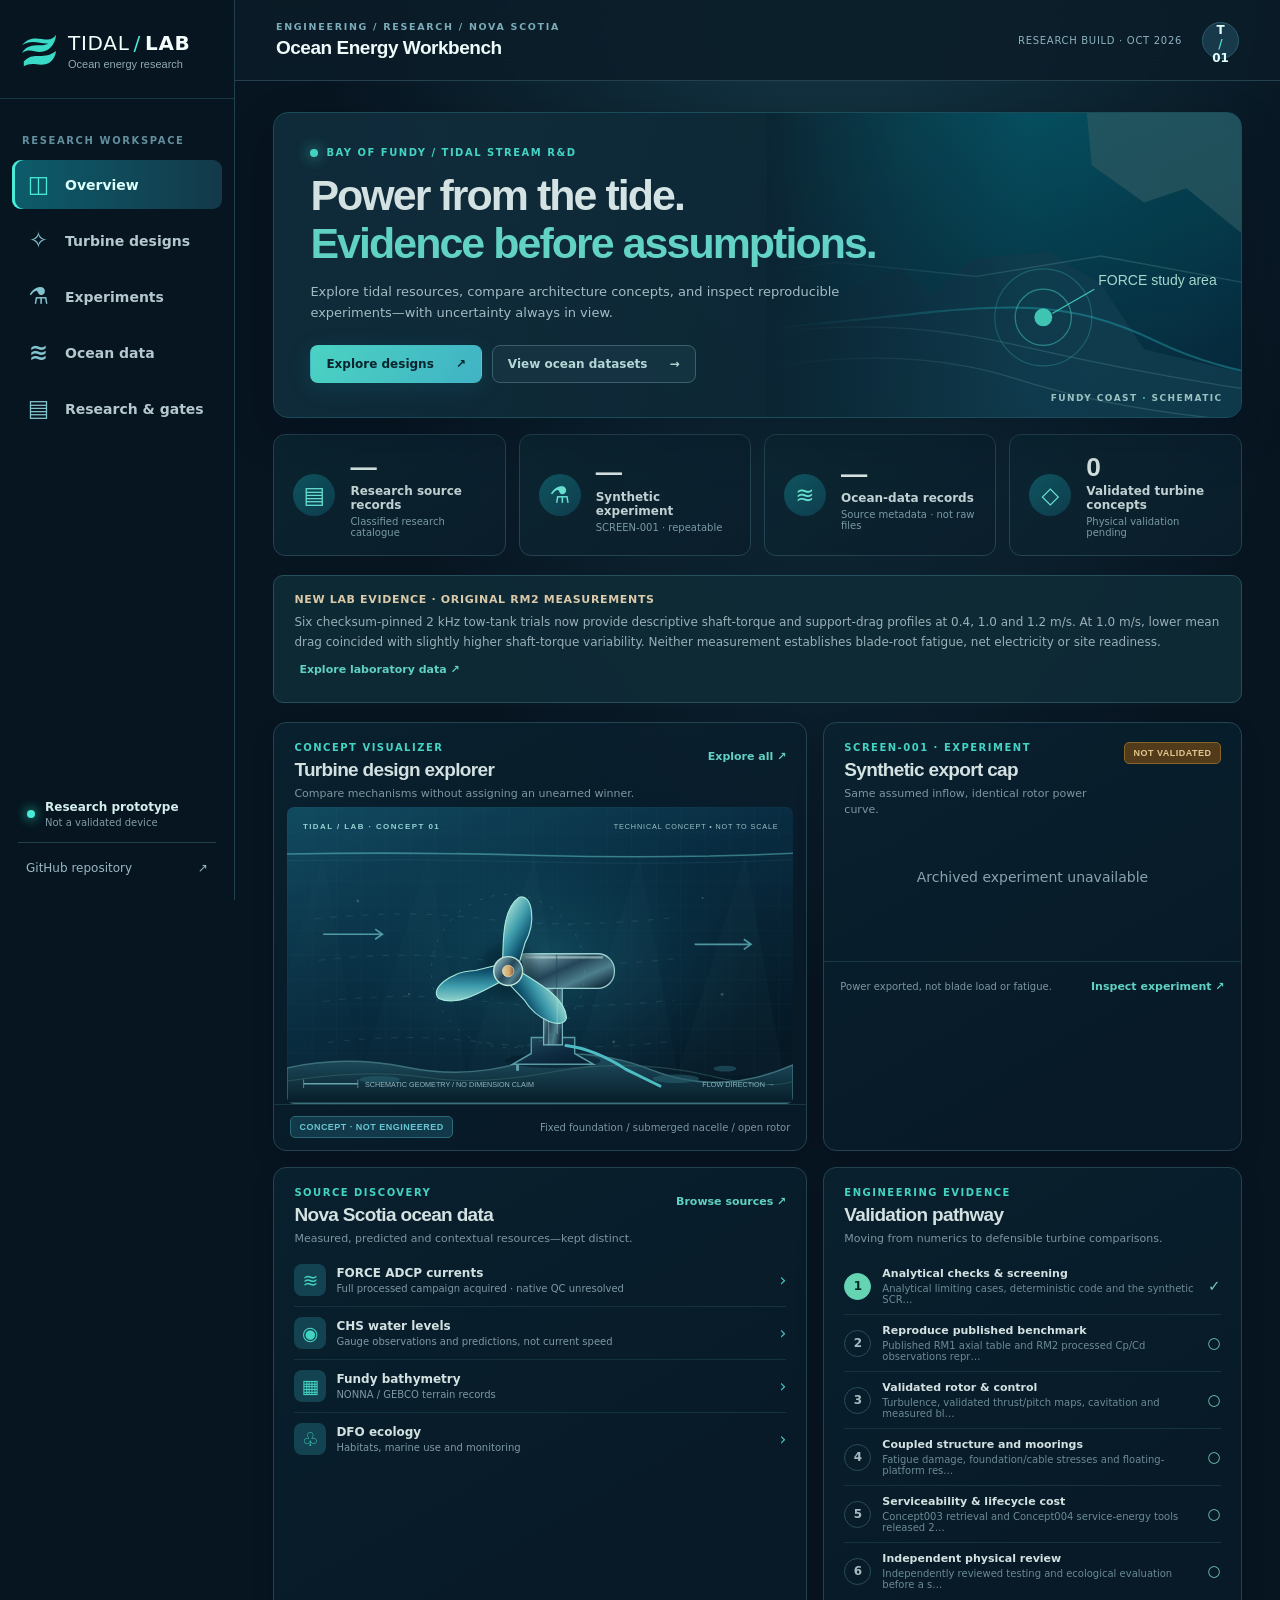
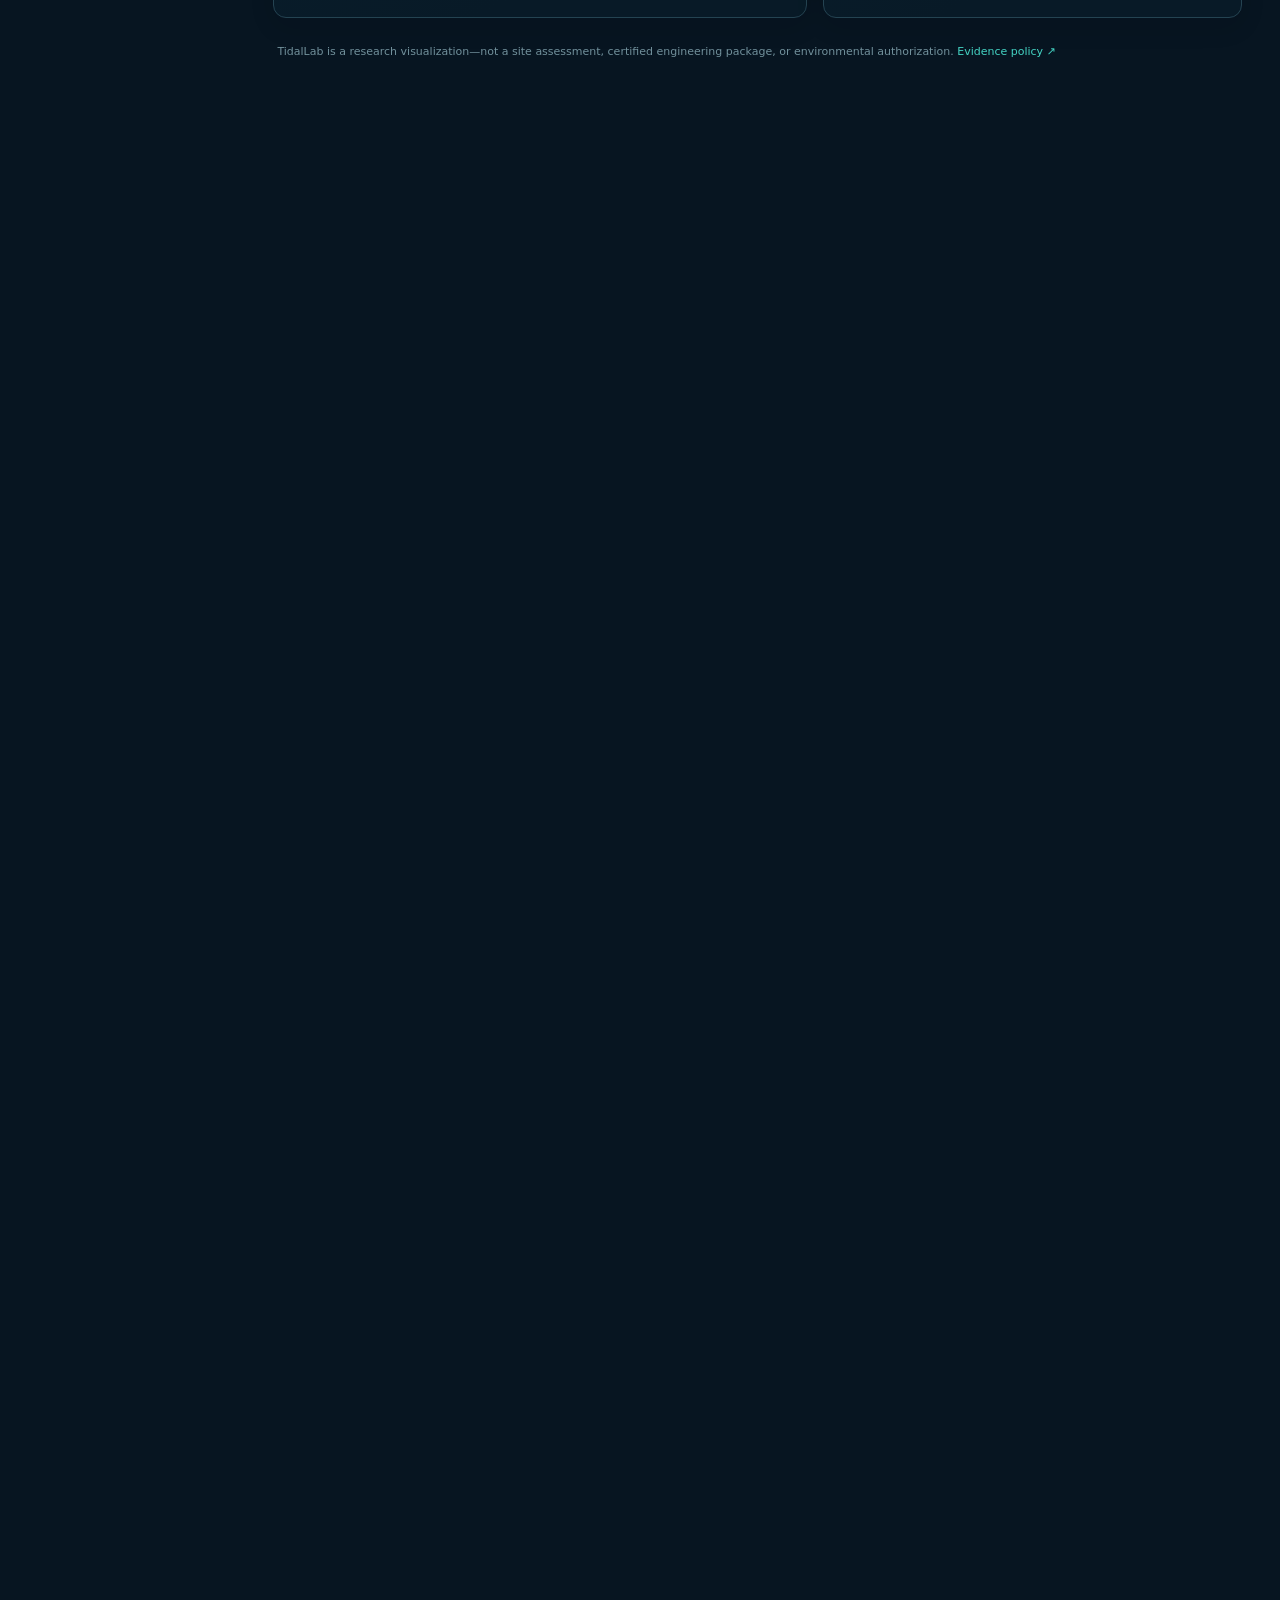
<file: index.html>
<!doctype html>
<html lang="en"><head><meta charset="utf-8"><meta name="viewport" content="width=device-width,initial-scale=1"><meta name="theme-color" content="#071521"><meta http-equiv="refresh" content="0;url=site/"><title>TidalLab — Ocean Energy Research</title><link rel="canonical" href="site/"></head><body style="font:16px system-ui,sans-serif;background:#071521;color:#e8fcfc;padding:3rem">Opening <a style="color:#4cebd8" href="site/">TidalLab research workbench</a>…</body></html>
</file>
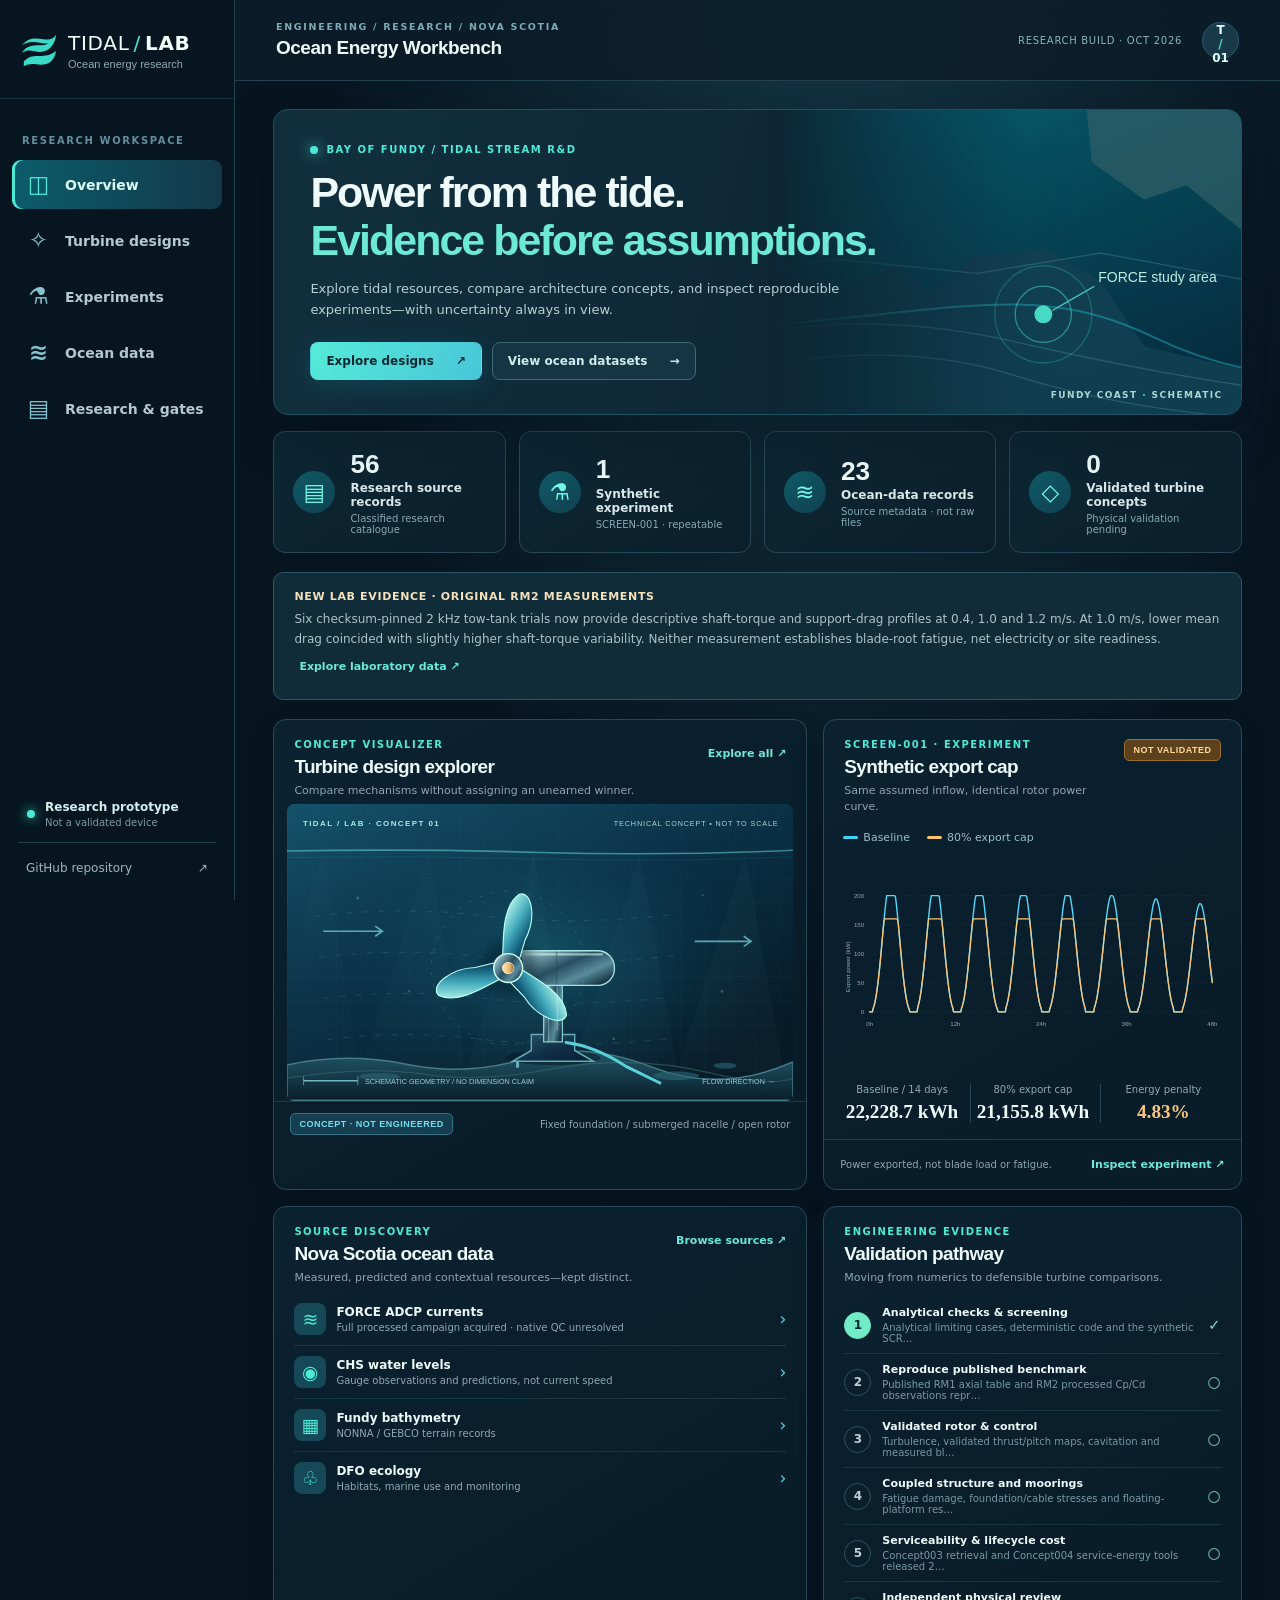
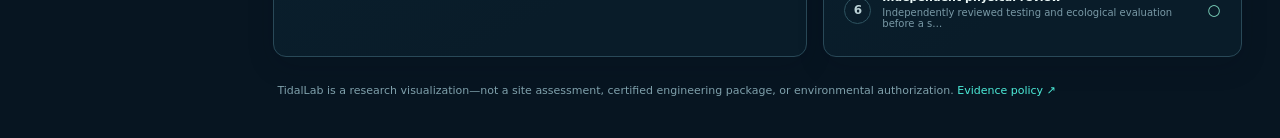
<file: site/index.html>
<!doctype html>
<html lang="en">
<head>
  <meta charset="utf-8">
  <meta name="viewport" content="width=device-width, initial-scale=1">
  <meta name="theme-color" content="#071521">
  <meta name="description" content="TidalLab: a source-backed Bay of Fundy tidal-stream turbine design and research workbench. Synthetic screening remains separate from published RM1/RM2 laboratory measurements and scientifically unqualified FORCE currents.">
  <title>TidalLab — Ocean Energy Research Workbench</title>
  <link rel="icon" href="assets/favicon.svg" type="image/svg+xml">
  <link rel="stylesheet" href="styles.css">
  <script defer src="artwork.js"></script>
  <script defer src="app.js"></script>
  <script defer src="clearance_model.js"></script>
  <script defer src="clearance.js"></script>
  <script defer src="service_energy_model.js"></script>
  <script defer src="service_energy.js"></script>
  <script defer src="field_research.js"></script>
  <script defer src="published_strain.js"></script>
  <link rel="stylesheet" href="clearance.css">
  <link rel="stylesheet" href="service_energy.css">
  <link rel="stylesheet" href="field_research.css">
  <link rel="stylesheet" href="published_strain.css">
</head>
<body>
  <a class="skip-link" href="#main">Skip to workbench</a>
  <div class="shell">
    <aside class="rail" id="sidebar">
      <a class="brand" href="#overview" aria-label="TidalLab overview">
        <span class="brand-mark" aria-hidden="true"><svg viewBox="0 0 40 38"><path d="M2 14C11 3 21 8 29 8c4 0 7-2 9-5-1 10-7 18-17 18-7 0-11-4-19 1 3-5 8-8 16-8C22 14 27 14 30 12c-8 1-18-5-28 2Zm2 17c8-8 13-5 21-6 6 0 10-3 13-5-2 12-10 16-21 14-5-1-9 0-13 2Z"/></svg></span>
        <span class="brand-copy">TIDAL<span class="brand-divider">/</span><strong>LAB</strong><small>Ocean energy research</small></span>
      </a>
      <div class="rail-caption">RESEARCH WORKSPACE</div>
      <nav class="nav" aria-label="Main navigation">
        <button class="nav-link active" data-go="overview" aria-current="page"><span class="nav-glyph">◫</span><span>Overview</span></button>
        <button class="nav-link" data-go="designs"><span class="nav-glyph">✧</span><span>Turbine designs</span></button>
        <button class="nav-link" data-go="experiments"><span class="nav-glyph">⚗</span><span>Experiments</span></button>
        <button class="nav-link" data-go="ocean"><span class="nav-glyph">≋</span><span>Ocean data</span></button>
        <button class="nav-link" data-go="research"><span class="nav-glyph">▤</span><span>Research & gates</span></button>
      </nav>
      <div class="rail-bottom">
        <div class="status-pulse"><span class="dot"></span><span>Research prototype <small>Not a validated device</small></span></div>
        <a href="https://github.com/JeremyHennessy/TidalTurbine" target="_blank" rel="noopener noreferrer" class="repo-link" aria-label="Open TidalTurbine repository">GitHub repository <span>↗</span></a>
      </div>
    </aside>
    <div class="workspace">
      <header class="topbar">
        <div class="topbar-left"><button type="button" id="menu-toggle" class="menu-toggle" aria-label="Toggle navigation" aria-expanded="false">☰</button><div><span class="eyebrow">ENGINEERING / RESEARCH / NOVA SCOTIA</span><span class="topbar-title">Ocean Energy Workbench</span></div></div>
        <div class="topbar-right"><span class="date-chip">RESEARCH BUILD · OCT 2026</span><span class="identity-chip" aria-label="Research version">T<span> / </span>01</span></div>
      </header>
      <main id="main">
        <section class="view current" id="view-overview" aria-label="Overview">
          <div class="hero">
            <div class="hero-content"><div class="kicker"><span class="wave-dot"></span> BAY OF FUNDY / TIDAL STREAM R&D</div><h1>Power from the tide.<br><em>Evidence before assumptions.</em></h1><p>Explore tidal resources, compare architecture concepts, and inspect reproducible experiments—with uncertainty always in view.</p><div class="hero-actions"><button class="primary-btn" data-go="designs">Explore designs <span>↗</span></button><button class="secondary-btn" data-go="ocean">View ocean datasets <span>→</span></button></div></div>
            <div class="hero-coast" aria-hidden="true"><svg viewBox="0 0 560 238" preserveAspectRatio="xMidYMid slice"><defs><linearGradient id="sea" x1="0" y1="0" x2="1" y2="1"><stop stop-color="#076c7d"/><stop offset=".5" stop-color="#064253"/><stop offset="1" stop-color="#072034"/></linearGradient></defs><rect width="560" height="238" fill="url(#sea)"/><path d="M293-25 345 0l4 41 41 29 33-11 42 34 28-4 71 34v-163z" fill="#39646b" opacity=".65"/><path d="M-15 176 59 142l31 9 24-21 38 12 46-21 24 22 35-29 58-5 41 25 34 51 72 17 100 44H-15Z" fill="#124053" opacity=".95"/><path d="M-10 188c92-20 136-22 185-27 109-12 154-16 225 18 43 21 92 30 155 37" stroke="#29bfcb" stroke-width="1.6" fill="none" opacity=".45"/><g stroke="#7cc9bf" opacity=".25" fill="none"><path d="M-20 206q145-62 311-24t301 48"/><path d="M0 222q170-52 289-14t301 38"/><path d="M20 134 150 117 259 128 356 112 480 135"/></g><circle cx="311" cy="160" r="7" fill="#4de6ce"/><circle cx="311" cy="160" r="22" fill="none" stroke="#4de6ce" opacity=".55"/><circle cx="311" cy="160" r="38" fill="none" stroke="#4de6ce" opacity=".28"/><path d="M318 157 351 138" stroke="#4de6ce"/><text x="354" y="135" fill="#c8ffed" font-size="11" font-family="Arial">FORCE study area</text></svg></div>
            <span class="hero-corner">FUNDY COAST <span>∙</span> SCHEMATIC</span>
          </div>
          <div class="stats" id="stats"></div><div class="notice latest-lab-note"><strong>NEW LAB EVIDENCE · ORIGINAL RM2 MEASUREMENTS</strong> Six checksum-pinned 2 kHz tow-tank trials now provide descriptive shaft-torque and support-drag profiles at 0.4, 1.0 and 1.2 m/s. At 1.0 m/s, lower mean drag coincided with slightly higher shaft-torque variability. Neither measurement establishes blade-root fatigue, net electricity or site readiness. <button class="plain-link" data-go="experiments">Explore laboratory data ↗</button></div>
          <div class="overview-grid">
            <article class="panel design-panel"><div class="panel-head"><div><div class="section-kicker">CONCEPT VISUALIZER</div><h2>Turbine design explorer</h2><p>Compare mechanisms without assigning an unearned winner.</p></div><button class="plain-link" data-go="designs">Explore all <span>↗</span></button></div><div id="overview-design" class="design-illustration"></div><div class="card-foot"><span class="tag tag-blue">CONCEPT · NOT ENGINEERED</span><span id="overview-design-caption">Schematic design visualization</span></div></article>
            <article class="panel experiment-panel"><div class="panel-head"><div><div class="section-kicker">SCREEN-001 · EXPERIMENT</div><h2>Synthetic export cap</h2><p>Same assumed inflow, identical rotor power curve.</p></div><span class="tag tag-amber">NOT VALIDATED</span></div><div id="overview-chart" class="chart-block"></div><div id="overview-results" class="result-strip"></div><div class="card-foot"><span>Power exported, not blade load or fatigue.</span><button class="plain-link" data-go="experiments">Inspect experiment ↗</button></div></article>
            <article class="panel data-panel"><div class="panel-head"><div><div class="section-kicker">SOURCE DISCOVERY</div><h2>Nova Scotia ocean data</h2><p>Measured, predicted and contextual resources—kept distinct.</p></div><button class="plain-link" data-go="ocean">Browse sources ↗</button></div><div class="mini-data-list" id="mini-data-list"></div></article>
            <article class="panel gates-panel"><div class="panel-head"><div><div class="section-kicker">ENGINEERING EVIDENCE</div><h2>Validation pathway</h2><p>Moving from numerics to defensible turbine comparisons.</p></div></div><div id="mini-gates" class="gates-list"></div></article>
          </div>
          <div class="footnote">TidalLab is a research visualization—not a site assessment, certified engineering package, or environmental authorization. <a href="https://github.com/JeremyHennessy/TidalTurbine/blob/main/AGENTS.md" target="_blank" rel="noopener noreferrer">Evidence policy ↗</a></div>
        </section>
        <section class="view" id="view-designs" aria-label="Turbine designs"><div class="page-lead"><div class="section-kicker">DESIGN STUDIO / ARCHITECTURE COMPARISONS</div><h1>Design explorer</h1><p>Explore all fourteen tidal-converter concepts in new, detailed scalable vector illustrations. Every mechanism is a design study, not a manufactured or validated engineering drawing.</p></div><div class="mechanism-filters" id="mechanism-filters" aria-label="Filter design mechanisms"></div><div class="design-selector" id="design-selector"></div><div class="design-studio-grid"><div class="panel studio-preview"><div class="panel-head"><div><h2 id="design-title">Seabed horizontal-axis</h2><p id="design-subtitle"></p></div><span class="tag tag-blue">CONCEPT VISUALIZATION</span></div><div id="design-viewport" class="large-design"></div><div class="viewport-controls"><button id="toggle-annotation" class="toggle-btn on" aria-pressed="true">◈ Labels on</button><button id="download-design-svg" class="toggle-btn" type="button" aria-label="Download selected concept drawing as an SVG image">Download drawing ↧</button><span>Illustrative vector drawing · not to scale</span></div></div><div class="panel design-analysis"><div class="section-kicker">EXPLORATORY / NO RANKINGS</div><h2>Trade-off review</h2><p id="design-context"></p><div class="divider-light"></div><h3>Potential advantages</h3><ul id="design-pros"></ul><h3>Known trade-offs</h3><ul id="design-risks"></ul><div class="decision-gate"><strong>Required evidence</strong><p id="design-evidence"></p></div><div class="decision-gate" id="design-provenance"><span class="section-kicker">SOURCE / PROVENANCE</span></div><a href="https://github.com/JeremyHennessy/TidalTurbine/blob/main/research/DESIGN_TAXONOMY.md" target="_blank" rel="noopener noreferrer" class="plain-link">Research taxonomy ↗</a></div></div><section class="panel comparison-panel" aria-labelledby="comparison-title">
  <div class="panel-head comparison-head">
    <div><div class="section-kicker">CONCEPT STUDY / SIDE-BY-SIDE</div><h2 id="comparison-title">Compare two architectures</h2><p>Illustrative drawings and source metadata under the same review questions—not predicted performance.</p></div>
    <div class="comparison-controls"><label for="compare-select">Compare selected concept with</label><select id="compare-select" aria-label="Second architecture to compare"><option>Loading designs…</option></select></div>
  </div>
  <div class="comparison-grid" id="comparison-grid" aria-live="polite"></div>
  <p class="comparison-footnote">No common verified Cp, net energy, cyclic load, fatigue or maintenance dataset exists for these architectural comparisons. Different power denominators must not be ranked as equivalents.</p>
</section><section id="clearance-lab" class="panel clearance-lab" aria-labelledby="clearance-title">
<div class="section-head"><div><p class="eyebrow">CONCEPT 003 · SYNTHETIC PACKAGING ONLY</p><h2 id="clearance-title">Can the whole module come out?</h2><p>Explore a vertical retrieval corridor for the Concept 002 crossflow lift-out hypothesis. Every dimension below is an assumption, not measured or build-ready geometry.</p></div></div>
<div class="clearance-controls">
<label>Architecture<select id="clearance-layout"><option value="CF-LIFT-2">Crossflow lift-out · assumed envelope</option><option value="AX-POD-2">Axial submerged PTO · unknown length</option><option value="AX-DRY-2">Axial dry PTO · unknown length</option></select></label>
<label>Example configuration<select id="clearance-preset"><option value="custom" disabled>Custom inputs</option><option value="inline" selected>Inline PTO: extraction obstructed</option><option value="sensor">Parked PTO, sensor too close</option><option value="outer">Parked PTO, outer sensor</option></select></label>
<label>PTO centre x (m, assumed)<input id="clearance-ptoX" type="number" min="0" max="1.6" step="0.05" value="0"></label>
<label>Sensor centre x (m, assumed)<input id="clearance-sensorX" type="number" min="0.65" max="1.25" step="0.05" value="0.95"></label>
<label>Horizontal margin (m, assumed)<input id="clearance-margin" type="number" min="0" max="0.3" step="0.01" value="0.10"></label>
<label>Square hatch width (m, assumed)<input id="clearance-hatch" type="number" min="1.4" max="2" step="0.05" value="1.60"></label>
</div>
<p id="clearance-status" role="status" aria-live="polite">Loading conceptual clearance screen. No result is established.</p>
<p id="clearance-details" class="clearance-details"></p>
<p class="clearance-legend">Blue: full swept corridor and raised module. Slate: module at rest. Grey: deck. Orange: PTO. Purple: sensor. Projections are illustrative; the calculation uses all three coordinates.</p>
<div id="clearance-diagram" class="clearance-diagram"></div>
<details><summary>Assumptions, omissions and evidence limits</summary><div class="clearance-limits"><p>The CF assembly is a 1.40 × 1.40 × 2.65 m box, from z = −1.70 to +0.95 m; vertical translation is 2.60 m. Deck occupies z = +0.65 to +0.75 m. PTO is 0.50 × 0.50 × 0.40 m at z = +1.05 to +1.45 m. Sensor is 0.10 × 0.20 × 0.20 m at z = −0.90 to −0.70 m. z = 0 is an illustrative datum, not a verified tide level.</p><p>This conservative axis-aligned box screen flags potential interference, not exact CAD contact. An unobstructed result covers listed boxes only, not rigging, crane reach, guide mechanics, hatch doors, PTO relocation path, cables, human access, tolerances, deformation, waves, tide or strength. No lifting, construction, electrical or wildlife approval follows.</p><p>Axial streamwise dimensions remain unknown and therefore indeterminate. No rotor is selected. FORCE has no qualified inflow cells; RM2 originals and encoder registration remain unresolved; the frozen comparison is unexecuted. Geometric calculations do not resolve those evidence gates.</p><p>Design hypothesis: parking a removable dry PTO outside the whole-module corridor may avoid an extraction obstruction. Comparator: the same assumed assembly with an inline PTO. Falsifier: actual packaging, relocation path or connections intersect the required corridor or prevent maintainable disconnection. Evidence needed: qualified interface CAD, surveyed host geometry, supplier dimensions and professional lifting/access review. No new performance or environmental measurements are claimed.</p></div></details>
</section>
<section id="service-energy-lab" class="panel service-energy-lab" aria-labelledby="service-energy-title">
<p class="eyebrow">CONCEPT 004 · ASSUMED SINGLE-EVENT ACCOUNTING</p><h2 id="service-energy-title">Does easier service recover net energy?</h2>
<p>Compare two service options for the same hypothetical generator. Faster hands-on work can lose its energy benefit to access delays, monitoring demand or restart imports. Every input is an assumption, not FORCE, RM2 or device performance data.</p>
<p id="service-energy-boundary">Assume one service event, constant terminal opportunity power, separately powered monitoring running throughout the whole period, and matched initial/final stored energy in both options. Do not also count monitoring or restart demand inside the power input. Unmatched battery or other stored energy must be reconciled before comparing net export.</p>
<div class="service-common"><label>Constant terminal opportunity power (W), assumed<input id="service-energy-powerW" type="number" min="0" max="1000000" step="any" value="250"></label><label>Modeled period (h, must be positive), assumed<input id="service-energy-periodH" type="number" min="0" max="87600" step="any" value="168"></label></div><div class="service-options"><fieldset><legend>Reference service option</legend><label>Access wait (h), assumed<input id="service-energy-baseline-waitH" type="number" min="0" max="87600" step="any" value="12"></label><label>Elapsed hands-on task (h), assumed<input id="service-energy-baseline-taskH" type="number" min="0" max="87600" step="any" value="8"></label><label>Recommissioning (h), assumed<input id="service-energy-baseline-recommissionH" type="number" min="0" max="87600" step="any" value="1"></label><label>Separate continuous monitoring (W), assumed<input id="service-energy-baseline-monitorW" type="number" min="0" max="1000000" step="any" value="0"></label><label>Restart import (Wh), assumed<input id="service-energy-baseline-restartWh" type="number" min="0" max="1000000000" step="any" value="100"></label><div id="service-energy-baseline-budget" class="service-budget"></div></fieldset><fieldset><legend>Candidate service option</legend><label>Access wait (h), assumed<input id="service-energy-candidate-waitH" type="number" min="0" max="87600" step="any" value="12"></label><label>Elapsed hands-on task (h), assumed<input id="service-energy-candidate-taskH" type="number" min="0" max="87600" step="any" value="2"></label><label>Recommissioning (h), assumed<input id="service-energy-candidate-recommissionH" type="number" min="0" max="87600" step="any" value="1"></label><label>Separate continuous monitoring (W), assumed<input id="service-energy-candidate-monitorW" type="number" min="0" max="1000000" step="any" value="10"></label><label>Restart import (Wh), assumed<input id="service-energy-candidate-restartWh" type="number" min="0" max="1000000000" step="any" value="100"></label><div id="service-energy-candidate-budget" class="service-budget"></div></fieldset></div><button id="service-energy-reset" type="button">Reset illustrative example</button>
<p id="service-energy-status" role="status" aria-live="polite">No service-energy result established.</p><p id="service-energy-balance"></p><p id="service-energy-threshold"></p>
<details><summary>Accounting boundary and evidence needed</summary><p>One nonoverlapping service event per option. Outage equals access wait plus elapsed hands-on task plus recommissioning; hands-on hours are not worker-hours. Constant terminal opportunity power applies only when operating and excludes the separately entered monitoring and restart imports. Monitoring runs for the whole modeled period, including outage. Net accounting equals potential terminal energy minus outage loss, continuous monitoring and restart import. Negative net energy and negative differences are retained.</p><p>This is conditional arithmetic, not a tidal resource, blade-load, electrical efficiency, reliability or annual-yield model. Tide-phase timing, changing output, shared power states, other auxiliaries and service-event frequency are not modeled. Real access waits may dominate; equal task duration at slack versus high-output periods can lose different energy. No maintenance or environmental threshold is adopted.</p><p>Hypothesis: reducing elapsed service outage can improve net export if recovered energy exceeds additional auxiliary and restart demand. Comparator: the same hypothetical generator and period. Falsifier: qualified paired service and power records give no net gain. Required evidence: permitted task timing, access/weather constraints and separately metered generation, monitoring and restart energy. No physical testing or access is authorized here.</p><p>Neither this tool nor the clearance screen supplies unknown axial dimensions or selects a turbine. FORCE has zero qualified inflow cells; RM2 target originals and physical encoder registration remain unresolved; the frozen comparison is unexecuted. Construction, lifting, environmental, marine-use, fisheries, Mi’kmaq rights/engagement and permitting gates remain separate.</p></details></section>
<section id="component-interface-lab" class="panel evidence-update" aria-labelledby="component-interface-title">
<p class="eyebrow">CONCEPT 005 · MANUFACTURER EVIDENCE + DESIGN HYPOTHESIS · 22 OCT 2026</p>
<h2 id="component-interface-title">Can we replace a part without moving the whole drivetrain?</h2>
<p>Separate component maintenance from full cartridge retrieval. Investigate this for both crossflow dry PTO and axial dry PTO; the submerged axial pod remains unqualified.</p>
<div class="evidence-update-grid">
<article><h3>Documented local movement</h3><p id="component-displacement"><strong>15 mm hub displacement</strong> for the illustrative KTR ROTEX SH size38 GJL. Catalogue length L114 mm and separation E24 mm are different dimensions. No size is selected.</p><a id="component-ktr-source" href="https://www.ktr.com/fileadmin/ktr/media/Manuals/40229en000000.pdf" target="_blank" rel="noopener noreferrer">KTR manual edition12: pp4,12</a></article>
<article><h3>Replaceable bearing shell</h3><p>Thordon describes a tapered-key shell arrangement retaining the shaft and housing. Its advertised service time is not a result for this turbine. Water supply, fits and retention still need application qualification.</p><a href="https://thordonbearings.com/docs/default-source/hydro-power/documents/thordon-sxl-water-lubricated-main-shaft-guide-bearings.pdf?sfvrsn=538c03b4_24" target="_blank" rel="noopener noreferrer">Thordon SXL leaflet: January2024</a></article>
</div>
<p id="component-boundary"><strong>Not a complete service envelope.</strong> Local axial travel, radial shell/tool access, guards and independent shaft support must all fit. This does not qualify rotor retrieval, submerged service, cost savings or wildlife safety. Catalogue dimensions do not replace the assumed dimensions in the tools above.</p>
<p><strong>Next engineering question:</strong> Can a selected interface preserve rotor/generator alignment during a matched service task while maintaining independently reviewed shaft support? Stop selection if the load case, access path or additional water-system burden is unresolved.</p>
<a href="https://github.com/JeremyHennessy/TidalTurbine/blob/main/docs/COMPONENT_INTERFACES_20261022.md" target="_blank" rel="noopener noreferrer">Read the comparison, manufacturing tradeoffs and evidence gaps</a>
<div id="shaft-support-update"><h3>New: shaft support and manufacturing constraints</h3><p>22 Oct: a bonded split bearing housing needs bore finishing after bonding. That is not the same renewal task as a tapered-key shell. Rotor thrust support and thermal movement remain separate design requirements, not coupling features.</p>
<details id="shaft-support-details"><summary>See manufacturing and shaft-support requirements</summary>
<p id="shaft-surface-finish">SXL guidance gives an ideal initial shaft/liner finish of <strong>0.4 micrometres Ra</strong>; up to 1.6 may perform satisfactorily, while its maintenance instruction is below 1.6. These are guide values, not our selected specification.</p>
<p>Compare interference-fit, bonded split-housing and tapered-key renewal as distinct routes. No transfer of one route’s service-time claim. Water conditioning, machining, inspection, replacement access and support all belong in the comparison.</p>
<p>SKF’s 2011 maintenance handbook distinguishes axial locating support from radial support with thermal movement. It is not a tidal bearing selection catalogue. We have no qualified support spacing, shaft diameter, peak/reversing load envelope or service-state support.</p>
<p id="shaft-selection-boundary"><strong>No bearing or shaft selected.</strong> The illustrative mean torque cannot size this hardware. Both dry-PTO alternatives require the same evidence; the submerged pod remains separately unqualified. No fabrication or disassembly procedure is supplied.</p>
<a id="shaft-requirements-source" href="https://github.com/JeremyHennessy/TidalTurbine/blob/main/docs/SHAFT_SUPPORT_REQUIREMENTS_20261022.md" target="_blank" rel="noopener noreferrer">Read the source-linked requirements and route comparison</a>
</details></div>
</section>

<div class="notice"><strong>Design warning</strong> No rotor lift coefficients, thrust coefficient, blade stiffness, mooring dynamics, fatigue damage, certification assessment or lifecycle costs have been validated for these drawings.</div></section>
        <section class="view" id="view-experiments" aria-label="Experiments"><div class="page-lead"><div class="section-kicker">NUMERICAL WORKBENCH / REPRODUCIBLE EXPERIMENTS</div><h1>Experiment explorer</h1><p>Explore published RM1/RM2 experiments, ten processed-speed series and six original NI rig load records, separately from the synthetic SCREEN-001 model. No FORCE current enters that model.</p></div><div class="notice warning"><strong>SCREEN-001 ONLY — SYNTHETIC, NOT VALIDATED</strong> Electrical export caps are not blade pitch control, rotor braking, thrust, fatigue or lifetime models. Varying the cap does not demonstrate any reliability benefit.</div><div class="experiment-grid"><div class="panel experiment-controls"><div class="section-kicker">SCREEN-001 / CONTROL</div><h2>Electrical export limit</h2><div class="control-display"><span>Assumed rating</span><strong>200 <small>kW</small></strong></div><label class="slider-label" for="export-slider">What-if export cap <strong id="export-value">80%</strong></label><input id="export-slider" type="range" min="50" max="100" step="5" value="80" aria-label="Maximum electrical export as percentage of assumed rating"><div class="slider-endpoints"><span>50%</span><span>100%</span></div><div class="slim-divider"></div><div class="model-spec"><div><span>Rotor diameter</span><strong>10 m</strong></div><div><span>Assumed C<sub>p</sub></span><strong>0.40</strong></div><div><span>Conversion η</span><strong>0.90</strong></div><div><span>Current</span><strong>Two synthetic harmonics</strong></div><div><span>Window</span><strong>14 days / 300 s</strong></div></div><button class="secondary-btn reset-btn" id="reset-experiment">Restore archived 80% case</button></div><div class="panel experiment-visual"><div class="panel-head"><div><div class="section-kicker">POWER TRACE · RECONSTRUCTED FROM ASSUMPTIONS</div><h2>Illustrative tidal generation</h2><p>First 48 hours from the mathematical synthetic flow curve.</p></div></div><div class="legend"><span><i class="line-swatch cyan"></i>Baseline export</span><span><i class="line-swatch amber"></i>Cap applied</span></div><div id="experiment-chart" class="experiment-chart"></div><div class="experiment-kpis" id="experiment-kpis"></div><div id="experiment-note" class="chart-note"></div></div></div>
<article class="panel rm1-panel" aria-labelledby="rm1-title">
  <div class="panel-head">
    <div><div class="section-kicker">RM1-OBS-001 · PUBLISHED LAB TABLE</div><h2 id="rm1-title">Axial rotor · measured Cp by tip-speed ratio</h2><p>32 printed Sandia RM1 laboratory operating points, kept separate for the right and left rotors.</p></div>
    <span class="tag tag-blue">OBSERVED TABLE · NOT A SOLVER</span>
  </div>
  <div class="rm1-plot-controls"><label for="rm1-rotor-filter">Rotor measurements</label><select id="rm1-rotor-filter"><option value="both">Both rotors · 32 points</option><option value="right">Right only · 16 points</option><option value="left">Left only · 16 points</option></select><span>Individual published points, not fitted curves.</span></div>
  <div id="rm1-plot" aria-live="polite"><p class="empty">Loading RM1 published table…</p></div>
  <p class="rm1-footnote">Source: <a href="../reports/RM1-OBS-001.json" target="_blank" rel="noopener noreferrer">RM1 reproducible report ↗</a>. No raw-signal reconstruction, blockage correction, independently validated predictive model, measured thrust, cyclic loads or fatigue prediction. These two rotors are not interchangeable measurements of one universal performance curve.</p>
</article><article class="panel" id="rm2-reproduction" aria-label="Published processed RM2 cross-flow experimental results"></article><article class="panel tradeoff-panel" aria-labelledby="tradeoff-title">
  <div class="panel-head"><div><div class="section-kicker">RM2-TRADEOFF-001 / PROCESSED LABORATORY MEANS</div><h2 id="tradeoff-title">Mechanical power versus mean drag</h2><p>Same 1:6 cross-flow rotor, nominal 1 m/s tow tank. Compare observed operating points without extrapolating to lifetime loads.</p></div><span class="tag tag-amber">NOT A FATIGUE RESULT</span></div>
  <div class="tradeoff-controls"><label for="rm2-share">Descriptive minimum Cp share of observed peak</label><select id="rm2-share"><option value="0.90">90% of peak</option><option value="0.95" selected>95% of peak</option><option value="0.98">98% of peak</option><option value="0.99">99% of peak</option></select><span>Post-hoc selection rule, not a tested controller.</span></div>
  <div id="rm2-tradeoff" aria-live="polite"><p class="empty">Loading published processed means…</p></div>
  <p class="tradeoff-footnote">Each bar is normalized to its own coefficient at the peak-Cp operating point; Cp and Cd are not the same physical quantity. Mean streamwise Cd is not cyclic blade loading. <a href="../reports/RM2-TRADEOFF-001.json" target="_blank" rel="noopener noreferrer">View reproducible evidence ↗</a></p>

</article>
<article class="panel rm2-speed-panel" aria-labelledby="rm2-speed-title">
  <div class="panel-head"><div><div class="section-kicker">RM2-CROSSSPEED-001 / PUBLISHED PROCESSED LAB MEANS</div><h2 id="rm2-speed-title">How drag and mechanical power change with tow speed</h2><p>Same 1:6 rotor · TSR 2.9 vs 3.1 · separate original sweeps. No inferred controller or fatigue benefit.</p></div><span class="tag tag-amber">NOT A LOAD OR FIELD RESULT</span></div>
  <div class="rm2-speed-controls"><label for="rm2-speed-sweep">Published performance sweeps</label><select id="rm2-speed-sweep"><option value="both" selected>Both original sweeps (A + B)</option><option value="A">First sweep (A)</option><option value="B">Second sweep (B)</option></select></div>
  <div id="rm2-speed-bars" aria-live="polite"><p class="empty">Loading processed original RM2 source series…</p></div>
  <p class="chart-note speed-caveat">Each percentage compares the same quantity within the same tow speed and sweep; the scale of the mechanical Cp penalty is not a measure of blade fatigue. Source: <a href="../reports/RM2-CROSSSPEED-001.json" target="_blank" rel="noopener noreferrer">ten-series processed report ↗</a>.</p>
</article>
<article class="panel rm2-raw-panel" aria-labelledby="rm2-raw-title">
  <div class="panel-head"><div><div class="section-kicker">RM2-RAW-LOADS-001 / ORIGINAL NI LAB RIG 2 kHz</div><h2 id="rm2-raw-title">Phase-averaged rig forces and shaft torque</h2><p>Six original recordings: see rig support forces and shaft torque near 2.9 and 3.1 TSR. Not blade-root stress, measured PTO electricity or fatigue.</p></div><span class="tag tag-amber">NO BLADE STRESS DATA</span></div>
  <div class="rm2-raw-controls"><label for="rm2-raw-speed">Nominal tow speed</label><select id="rm2-raw-speed"><option value="0.4">0.4 m/s</option><option value="1.0" selected>1.0 m/s</option><option value="1.2">1.2 m/s</option></select><label for="rm2-raw-metric">Measured rig channel</label><select id="rm2-raw-metric"><option value="drag" selected>Streamwise support drag (N)</option><option value="torque">Shaft torque (N·m)</option></select></div>
  <div id="rm2-raw-chart" aria-live="polite"><p class="empty">Loading checksum-pinned original NI reductions…</p></div>
  <p class="chart-note speed-caveat">Lines are 36 phase-binned averages from individual short laboratory tows, not complete stress or fatigue spectra. The 2 kHz original NI sources remain outside Git; calibrated blade-root strain, controller power and field inflow are unavailable. <a href="../reports/RM2-RAW-LOADS-001.json" target="_blank" rel="noopener noreferrer">Inspect rig-source reductions ↗</a>.</p>
</article>
<article class="panel sensitivity-panel"><div class="panel-head"><div><div class="section-kicker">PARAMETER SENSITIVITY / ARCHIVED CASES</div><h2>81 assumed model combinations</h2><p>Parameter ranges are illustrative, not calibrated uncertainty bounds.</p></div></div><div id="sensitivity-plot"></div></article><div class="notice"><strong>Reproducibility</strong> Archived result: <a href="https://github.com/JeremyHennessy/TidalTurbine/blob/main/reports/SCREEN-001.json" target="_blank" rel="noopener noreferrer">SCREEN-001.json ↗</a>. Browser what-ifs are ephemeral and do not overwrite research evidence. The repo's Python implementation remains authoritative.</div></section>
        <section class="view" id="view-ocean" aria-label="Ocean data"><div class="page-lead"><div class="section-kicker">OCEAN ATLAS / PROVENANCE FIRST</div><h1>Nova Scotia data atlas</h1><p>Acquired processed FORCE profiles and independently listed Nova Scotia observing sources. Numerical acquisition does not mean scientific instrument QC or turbine-inflow approval.</p></div><div class="ocean-top"><div class="panel map-card"><div class="panel-head"><div><div class="section-kicker">BAY OF FUNDY</div><h2>Observing context</h2></div><span class="tag tag-blue">SCHEMATIC MAP</span></div><div class="fundy-map" id="fundy-map"><svg viewBox="0 0 800 372" role="img" aria-label="Schematic Bay of Fundy map. FORCE ADCP monitoring marker is at verified latitude 45.3631 degrees north and longitude 64.4275 degrees west. Coastline is artistic, not geographically accurate."><defs><linearGradient id="map-water" x1="0" x2="1" y1="1" y2="0"><stop stop-color="#08394d"/><stop offset="1" stop-color="#0b6472"/></linearGradient><pattern id="gridlines" width="46" height="46" patternUnits="userSpaceOnUse"><path d="M46 0H0V46" stroke="#1da3af" stroke-width=".6" fill="none" opacity=".25"/></pattern></defs><rect width="800" height="372" fill="url(#map-water)"/><rect width="800" height="372" fill="url(#gridlines)"/><path d="M-10-10H810V97L740 125 678 146 630 177 604 192 557 201 517 239 469 260 399 284 329 316 276 346H-10Z" fill="#174153"/><path d="M-10 54 90 69 180 86 247 122 306 145 379 158 440 179 492 211 470 229 399 234 354 259 284 273 218 292 135 328-10 369Z" fill="#123448"/><path d="M-10 54 90 69 180 86 247 122 306 145 379 158 440 179 492 211" fill="none" stroke="#4e8182" stroke-width="2"/><path d="M810 97 740 125 678 146 630 177 604 192 557 201 517 239 469 260 399 284" fill="none" stroke="#629995" stroke-width="2"/><g fill="none" stroke="#2c95aa" stroke-width="1" opacity=".45"><path d="M120 160 Q280 201 467 260"/><path d="M115 188 Q285 232 450 277"/><path d="M190 150 Q305 176 501 244"/></g><g fill="#b6d1d4" font-size="15" font-family="Inter,Arial,sans-serif" font-weight="600" letter-spacing="2"><text x="74" y="102">NEW BRUNSWICK</text><text x="535" y="311">NOVA SCOTIA</text></g><text x="205" y="222" fill="#a3e8e1" font-style="italic" font-family="Georgia,serif" font-size="27" transform="rotate(14 205 222)">Bay of Fundy</text><g transform="translate(529 219)"><circle r="22" fill="#25d9c7" opacity=".13"/><circle r="12" fill="none" stroke="#50ffdf" stroke-width="2"/><circle r="5" fill="#50ffdf"/><path d="M14-10 44-37H169" stroke="#50ffdf" stroke-width="1.5" fill="none"/><rect x="44" y="-69" width="183" height="48" rx="7" fill="#062330" stroke="#25afa7"/><text x="57" y="-49" font-size="12" fill="#d8fffa" font-weight="700">FORCE ADCP · 2018</text><text x="57" y="-32" font-size="11" fill="#8cbabf">45.3631, -64.4275</text></g><text x="23" y="347" fill="#92bdc4" font-family="Arial" font-size="12">NOT TO SCALE · ONLY FORCE POINT GEOREFERENCED</text></svg></div><div class="map-note">One point has verified coordinates. Coastline and regional labels are schematic—not suitable for navigation or spatial collision analysis.</div></div><div class="panel featured-source"><div class="section-kicker">FEATURED MEASURED DATASET</div><span class="big-icon">≋</span><h2>FORCE current profiles</h2><p>The complete processed 2018 upward-looking ADCP campaign contains 263,250 velocity vectors; 97,911 are exactly zero in all three components, including 12 permanently zero upper range cells. Source-native beam QC, fill-value meaning, terminal instrument status and first-cell mapping remain unresolved. The data are not fit for rotor modelling.</p><div class="source-qualities"><div><span>Data</span><strong>3D current vectors</strong></div><div><span>Depth basis</span><strong>Instrument range cells</strong></div><div><span>Status</span><strong>Full processed campaign · QC blocked</strong></div><div><span>Licence</span><strong>CC BY 4.0 per metadata</strong></div></div><a class="primary-btn source-open" href="https://cioosatlantic.ca/erddap/info/FORCE_Mar2018_ADCP_Currents/index.html" target="_blank" rel="noopener noreferrer">Open primary metadata ↗</a><a class="plain-link" href="../reports/FORCE-CAMPAIGN-QA-001.json" target="_blank" rel="noopener noreferrer">Full campaign QA ↗</a> · <a class="plain-link" href="../reports/FORCE-72H-QA-001.json" target="_blank" rel="noopener noreferrer">72-hour QA ↗</a> · <a class="plain-link" href="../reports/FORCE-SLICE-QA-001.json" target="_blank" rel="noopener noreferrer">Earlier 2-hour QA ↗</a></div></div>
<article class="panel force-panel" id="force-campaign" aria-labelledby="force-title">
  <div class="panel-head">
    <div><div class="section-kicker">FORCE-CAMPAIGN-QA-001 · 2018 PROCESSED SOURCE</div><h2 id="force-title">Range-cell numeric quality map</h2><p>Explore the fraction of exact (0, 0, 0) processed vectors at each of 50 instrument-relative range labels. This is arithmetic screening, not native ADCP quality assurance.</p></div>
    <span class="tag tag-amber">0 SCIENTIFICALLY QUALIFIED CELLS</span>
  </div>
  <div class="force-metrics" id="force-campaign-metrics" aria-live="polite"></div>
  <div class="force-controls">
    <label for="force-window">Observation window</label>
    <select id="force-window"><option value="full">Entire processed campaign</option><option value="screen">Exploratory ≥20 dbar pressure screen · NOT source QC</option></select>
    <span id="force-window-caption">Select any range cell for its numerical counts.</span>
  </div>
  <div class="force-chart-frame">
    <div class="force-chart-top"><strong>Exact-zero vector fraction per source range cell</strong><span>100% = every processed vector is exactly zero</span></div>
    <div class="force-chart-scroll" tabindex="0" aria-label="Scrollable 50-cell exact-zero bar chart">
      <div class="force-chart-area" id="force-cells" role="group" aria-label="Instrument-relative range cells, from 1.5 to 50.5 metres"></div>
      <div class="force-axis"><span>1.5 m</span><span>10.5 m</span><span>20.5 m</span><span>30.5 m</span><span>40.5 m</span><span>50.5 m</span></div>
    </div>
    <div class="force-axis-title">Source range label (m) · not certified height above seabed</div>
    <div class="force-cell-detail" id="force-cell-detail" aria-live="polite">Select a cell to inspect the recorded counts.</div>
  </div>
  <div class="force-caveat"><strong>Scientific hold</strong> A pressure-screened cell with zero recorded all-component-zero values is <em>not</em> a qualified current measurement. The terminal 88 all-zero profiles, native beam QC, producer zero/fill conventions, sensor movement and the 1.5 m versus 2 m first-cell mapping remain unresolved. Never feed these bins into rotor simulation.</div>
  <p class="force-footnote"><a href="../reports/FORCE-CAMPAIGN-QA-001.json" target="_blank" rel="noopener noreferrer">Full source-derived QA report ↗</a> · Processed NetCDF source, not native Nortek beams. FORCE / CIOOS Atlantic (CC BY 4.0).</p>
</article><div class="panel catalogue-panel"><div class="panel-head catalog-head"><div><div class="section-kicker">DATASET REGISTRY</div><h2 id="catalogue-heading">Loading inventory…</h2><p>Filter discovery entries by their measured purpose, not by presumed engineering suitability.</p></div><div class="dataset-filters"><label for="data-search" class="sr-only">Search dataset registry</label><input id="data-search" type="search" placeholder="Search datasets, provider…"><label for="type-filter" class="sr-only">Filter dataset category</label><select id="type-filter" aria-label="Filter by category"><option value="all">All categories</option></select></div></div><div class="table-scroll"><table class="dataset-table"><thead><tr><th>Dataset</th><th>Category</th><th>Data access</th><th>Source</th></tr></thead><tbody id="dataset-body"><tr><td colspan="4">Loading data inventory…</td></tr></tbody></table></div><div id="dataset-empty" class="empty" hidden>No matching datasets.</div></div></section>
        <section class="view" id="view-research" aria-label="Research and validation"><div class="page-lead"><div class="section-kicker">VALIDATION / DECISION CONTROL</div><h1>Research & validation</h1><p>Evidence gates prevent an attractive prototype or an unvalidated model from being mistaken for an improved turbine.</p></div><section id="research-progress" class="panel evidence-update" aria-labelledby="research-progress-title">
<p class="eyebrow">PROGRESS SNAPSHOT · 22 OCTOBER 2026 · UTC</p><h2 id="research-progress-title">Research progress and next milestones</h2>
<p>The earlier “not started” serviceability label missed completed desk work. This release separates source checks and working design tools from the physical evidence still missing. These are dated milestones, not a live percentage-complete score.</p>
<div class="evidence-update-grid">
<article><h3>Source reproduction completed</h3><p>20 Oct: published RM1 axial tables and RM2 processed observations reproduced. That checks data handling, not predictive rotor, thrust or fatigue models.</p><a href="https://github.com/JeremyHennessy/TidalTurbine/blob/main/docs/RM1_RM2_STRUCTURAL_GATES_20261020.md" target="_blank" rel="noopener noreferrer">Benchmark results and limits</a></article>
<article><h3>Design tools released</h3><p>22 Oct: whole-module retrieval clearance and conditional service-energy comparison passed code checks and Chromium desktop/mobile-viewport review. Their geometry, service time and auxiliary inputs remain assumptions.</p><a id="research-open-designs" href="#designs">Open the released design tools</a></article>
<article><h3>Component evidence checked</h3><p>22 Oct: current coupling drawings and bearing guidance establish a bounded component-service candidate. It applies fairly to both dry-PTO alternatives, not just crossflow. No supplier size, saving or architecture winner is selected.</p><a href="https://github.com/JeremyHennessy/TidalTurbine/blob/main/docs/COMPONENT_INTERFACES_20261022.md" target="_blank" rel="noopener noreferrer">Trace the new component findings</a></article>
</div>
<div id="research-next-evidence"><h3>Next evidence, and what it would unlock</h3>
<ul><li><strong>Component layout, desk work in progress:</strong> The new support requirements sheet distinguishes bearing renewal routes and surface-finish conditions. Next, qualify shaft/support/load interfaces and local removal space before choosing a coupling or bearing. Do not substitute mean rotor torque for peak or reversing loads.</li>
<li><strong>FORCE inflow, blocked on source qualification:</strong> original burst/configuration and beam-QC lineage are still needed. Zero qualified cells currently enter energy modelling.</li>
<li><strong>RM2 comparison, blocked on originals:</strong> B10/B12 source records and physical encoder zero are still missing for the frozen comparison. Existing rig torque/support drag do not establish blade stress.</li>
<li><strong>Physical and environmental validation, not passed:</strong> reviewed loads, measured net electricity and matched maintenance evidence remain necessary. Fieldwork, wildlife/monitoring, fisheries, Mi’kmaq engagement and permitting gates are unchanged.</li></ul></div>
<p id="research-status-boundary"><strong>No physical gate promoted.</strong> Software consistency and manufacturer documentation do not prove a safe, efficient, cheap or wildlife-safe turbine.</p>
</section>
<section class="panel field-evidence-lab" id="field-evidence-lab" aria-labelledby="field-evidence-title" data-status="LOADING">
<div class="field-head"><div><div class="section-kicker">RESEARCH UPDATE · 23 OCT 2026</div><h2 id="field-evidence-title">How can we prove lower blade loads?</h2></div><span class="tag tag-amber">SOURCES UNQUALIFIED FOR OUR DEVICE</span></div>
<p>Independent studies have measured blade strain alongside tidal flow and electricity. We found a 2022 UNH field dataset with matching instrument families, but its original files and calibration are <strong>not acquired or qualified</strong> by this project.</p>
<div class="field-flow" aria-label="Needed evidence chain"><span>Measured current &amp; turbulence</span><span>Rotor phase &amp; blade strain</span><span>Signed delivered electricity</span></div>
<p id="field-evidence-state" role="status" aria-live="polite">Loading source-qualified evidence. No result established.</p>
<div class="field-columns">
<div><h3>Our measurement readiness</h3><p id="field-evidence-counts">No channel evidence established.</p>
<p>Filter the twelve original measurement channels. A missing calibration record is an <em>unknown</em>, not a failed experiment.</p>
<div id="field-channel-filters" class="field-filters" role="group" aria-label="Filter measurement channels"></div>
<div id="field-channel-list" class="field-list" aria-live="polite"></div></div>
<div><h3>What independent researchers found</h3><p>Different turbine geometries and conditions can change the causes of damaging cyclic loads. No universal fatigue reduction is established.</p>
<div id="field-evidence-papers"></div><div id="field-source-discovery" class="field-discovery"></div></div>
</div>
<p class="field-foot"><strong>Evidence boundary:</strong> Published paper abstracts and DOE catalogue metadata are not project measurements. No original strain/power files acquired, no qualified site inflow, fatigue life, electricity gain, turbine winner, or external contact. <a href="https://github.com/JeremyHennessy/TidalTurbine/blob/main/docs/FIELD_STRAIN_COMPARISON_20261023.md" target="_blank" rel="noopener noreferrer">Read the scientific limitations ↗</a></p>
</section>
<section class="panel published-strain-lab" id="published-strain-lab" aria-labelledby="published-strain-title" data-status="LOADING">
<div class="published-strain-head"><div><div class="section-kicker">PUBLISHED FIELD STUDY · NOVEMBER 22, 2022</div><h2 id="published-strain-title">Where did blade strain vary most?</h2>
<p>An independent UNH/NREL turbine experiment reported eight gauge-by-gauge strain differences during rotation. Compare the published statistics, not a predicted fatigue life or a new prototype measurement.</p></div><span class="tag tag-amber">PUBLICATION TABLE · UNITS UNVERIFIED</span></div>
<p class="published-strain-state" id="published-strain-status" role="status" aria-live="polite">Loading original publication-table evidence; no result established.</p>
<div class="published-strain-body"><div>
<h3>Eight gauges, top to bottom</h3>
<div class="published-strain-controls" id="published-strain-controls" role="group" aria-label="Choose published strain statistic"></div>
<div class="published-strain-bars" id="published-strain-bars" role="group" aria-label="Strain gauge statistics, published values"></div>
<p class="published-strain-caption" id="published-strain-caption">No table numbers available.</p>
</div><div>
<h3>Important measurement boundaries</h3>
<div class="published-strain-facts" id="published-strain-facts"></div>
</div></div>
<p class="published-strain-footer"><strong>Evidence rule:</strong> This 2023 paper reports data from a separate four-bladed field turbine. Its Table 1 numerical units could not be confirmed from the available PDF extraction. Turbine-influenced ADVs and separately timestamped ADCP/CTD records need independent QC and geometry; power was routed to an off-grid resistor bank, not proven net grid export. The 22 November example is <em>not confirmed</em> to be the identical late-November case discussed in the 2025 paper. <a href="https://github.com/JeremyHennessy/TidalTurbine/blob/main/docs/UNH_2023_PUBLISHED_STRAIN_20261023.md" target="_blank" rel="noopener noreferrer">Read full research limitations ↗</a></p>
</section><div class="research-grid"><div class="panel roadmap-panel"><div class="panel-head"><div><div class="section-kicker">SIX STAGES</div><h2>Path to credible design evidence</h2></div></div><div id="research-gates" class="research-gates"></div></div><div class="research-rail"><div class="panel scope-card"><div class="section-kicker">CURRENT CLAIM BOUNDARY</div><h2>What we know</h2><p>A unit-tested screening model estimates electrical export under synthetic currents. Original UNH RM2 records now provide rig torque and support-drag phase profiles, but not blade-root stress or net electricity. The acquired FORCE campaign has 97,911 exact-zero vectors among 263,250 processed observations; native beam QC and range mapping remain unresolved, and no FORCE observations enter energy modelling.</p><div class="fact-dots"><div><span class="green-circle"></span> Software checks completed</div><div><span class="amber-circle"></span> Full FORCE campaign acquired · native QC blocked</div><div><span class="grey-circle"></span> Rig torque/drag observed · blade loads unvalidated</div><div><span class="grey-circle"></span> Physical device untested</div></div></div><div class="panel next-card"><div class="section-kicker">NEXT ENGINEERING GATES</div><h2>Priorities</h2><ol><li><strong>Resolve FORCE ADCP quality.</strong><span>Resolve range-label mapping, source zero-mask meaning and beam QC before accepting representative current bins.</span></li><li><strong>Extend RM1 benchmark into load evidence.</strong><span>Published RM1 axial Cp table reproduced; Ct, time-resolved structural loads and predictive models remain unvalidated.</span></li><li><strong>Measure true cyclic stress and net electricity.</strong><span>Build on the recovered 2 kHz RM2 torque/support-force records; blade-root strain, PTO controls, recovery and maintenance still need physical evidence.</span></li></ol><a href="https://github.com/JeremyHennessy/TidalTurbine/blob/main/docs/CONTINUATION.md" target="_blank" rel="noopener noreferrer" class="plain-link">View full continuation ↗</a></div></div></div></section>
      </main>
    </div>
  </div>
  <noscript><div class="noscript">TidalLab requires JavaScript for its interactive prototype. Source research and the archived experiment are available from the linked GitHub repository.</div></noscript>
</body>
</html>
</file>
<file: site/styles.css>
:root{--bg:#071521;--sidebar:#071825;--panel:#0b202e;--panel2:#102b3a;--border:#23404e;--muted:#8ca7b2;--subtle:#b5cbd1;--ink:#eefbfa;--aqua:#4cebd8;--cyan:#47c8f1;--amber:#ffc271;--red:#ff8585;--shadow:0 18px 48px #00101b57;font-family:'DM Sans',system-ui,Arial,sans-serif;color:var(--ink);background:var(--bg);font-size:14px;color-scheme:dark}
*{box-sizing:border-box}html{scroll-behavior:smooth}body{margin:0;background:radial-gradient(ellipse at 65% -10%,#153847 0%,#071521 44%);min-height:100vh}button,input,select{font:inherit}button{cursor:pointer}a{color:var(--aqua);text-decoration:none}a:hover{text-decoration:underline}button:focus-visible,a:focus-visible,input:focus-visible,select:focus-visible{outline:2px solid var(--aqua);outline-offset:4px}.sr-only,.skip-link:not(:focus){position:absolute;width:1px;height:1px;overflow:hidden;clip-path:inset(50%)}.skip-link:focus{position:fixed;top:10px;left:20px;z-index:100;color:#001b21;background:var(--aqua);padding:12px 18px;border-radius:8px}.shell{display:grid;grid-template-columns:235px minmax(0,1fr);min-height:100vh;max-width:1950px;margin:auto}.rail{background:#061520;border-right:1px solid #21404e;display:flex;flex-direction:column;min-height:100vh;position:sticky;top:0;height:100vh;z-index:10}.brand{padding:31px 20px 28px;display:flex;align-items:center;gap:10px;color:#f4fffc;border-bottom:1px solid #183545}.brand:hover{text-decoration:none}.brand-mark{width:38px;height:38px;display:grid;place-items:center}.brand-mark svg{width:38px;fill:#39dbc8}.brand-copy{font:500 20px 'Space Grotesk',system-ui;letter-spacing:.035em;white-space:nowrap}.brand-copy strong{font-weight:600}.brand-divider{color:var(--aqua);padding:0 4px;font-weight:300}.brand-copy small{display:block;font:11px 'DM Sans',sans-serif;color:#91aab5;letter-spacing:0;margin-top:3px}.rail-caption{font-weight:700;font-size:10px;letter-spacing:.16em;color:#628e9e;margin:36px 22px 14px}.nav{display:grid;gap:7px;padding:0 12px}.nav-link{border:0;text-align:left;padding:13px 13px;display:flex;gap:13px;align-items:center;background:transparent;color:#b4c8ce;border-radius:9px;transition:background .2s,color .2s;font-weight:600}.nav-link:hover{background:#102d3a;color:#fff}.nav-link.active{background:linear-gradient(90deg,#0c5c6b,#133949);color:#dcfffb;box-shadow:inset 3px 0 var(--aqua)}.nav-glyph{font-size:23px;width:27px;display:inline-block;text-align:center;line-height:1;color:#83c3ce}.nav-link.active .nav-glyph{color:#4cebd8}.rail-bottom{margin-top:auto;padding:20px 18px 25px}.status-pulse{display:flex;gap:10px;align-items:center;padding:14px 9px;color:#d4efec;font-weight:600;font-size:12px;border-bottom:1px solid #21404c}.status-pulse small{display:block;color:#809ca6;font-weight:400;margin-top:3px}.dot{width:8px;height:8px;background:var(--aqua);border-radius:100%;box-shadow:0 0 12px #2ef8c6;flex-shrink:0}.repo-link{display:flex;justify-content:space-between;color:#9ab8c2;padding:18px 8px 0;font-size:12px}.repo-link:hover{color:var(--aqua)}.workspace{min-width:0}.topbar{height:81px;border-bottom:1px solid #23414e;display:flex;align-items:center;justify-content:space-between;padding:0 clamp(18px,3.2vw,50px);background:#0b1d29d9;backdrop-filter:blur(12px);position:sticky;top:0;z-index:9}.topbar-left{display:flex;gap:14px;align-items:center}.eyebrow{display:block;color:#7aadb9;font-size:9.5px;letter-spacing:.18em;font-weight:700;margin-bottom:5px}.topbar-title{display:block;font:600 19px 'Space Grotesk',sans-serif;letter-spacing:-.025em}.topbar-right{display:flex;gap:20px;align-items:center}.date-chip{font-size:10px;color:#8db3c0;letter-spacing:.07em}.identity-chip{display:grid;place-items:center;background:#17394a;border:1px solid #2b5b6b;border-radius:50%;width:37px;height:37px;font-size:12px;color:#e3fffb;font-weight:700}.identity-chip span{color:#44e0c6}.menu-toggle{display:none;background:transparent;border:1px solid #315562;color:#caeae9;border-radius:8px;padding:8px 10px}main{padding:28px clamp(16px,3vw,45px) 36px;max-width:1630px;margin:auto}.view{display:none;animation:rise .3s ease}.view.current{display:block}@keyframes rise{from{opacity:.75;transform:translateY(7px)}to{opacity:1;transform:translateY(0)}}.hero{min-height:250px;display:flex;align-items:center;position:relative;overflow:hidden;border:1px solid #1d5260;border-radius:15px;background:radial-gradient(circle at 90% 24%,#0a5261 0%,transparent 37%),linear-gradient(105deg,#112e3d 12%,#0c2533 68%,#0b3b49);box-shadow:var(--shadow)}.hero-content{position:relative;z-index:2;width:min(700px,77%);padding:34px 36px}.kicker,.section-kicker{color:var(--aqua);font-size:10px;letter-spacing:.15em;font-weight:700}.kicker{display:flex;align-items:center;gap:8px}.wave-dot{display:inline-block;width:8px;height:8px;background:var(--aqua);border-radius:50%;box-shadow:0 0 14px var(--aqua)}h1,h2,h3,p{margin-top:0}h1,h2,h3{font-family:'Space Grotesk',sans-serif}h1{font-size:clamp(28px,3.35vw,48px);font-weight:600;line-height:1.12;margin:13px 0 14px;letter-spacing:-.045em}.hero h1 em{color:#6de9d8;font-style:normal}.hero p{color:#b8d0d7;max-width:590px;line-height:1.65;font-size:13px;margin-bottom:21px}.hero-actions{display:flex;flex-wrap:wrap;gap:10px}.primary-btn,.secondary-btn{display:inline-flex;align-items:center;justify-content:center;gap:22px;border-radius:8px;font-weight:700;padding:11px 15px;border:1px solid transparent;font-size:12px;white-space:nowrap}.primary-btn{color:#092730;background:linear-gradient(120deg,#55ebd8,#48c6d8);box-shadow:0 5px 25px #12c2cc25}.primary-btn:hover{color:#092730;background:#76ffe7;text-decoration:none}.secondary-btn{color:#c9eeeb;background:#163544;border-color:#3f6973}.secondary-btn:hover{background:#214454;text-decoration:none}.hero-coast{position:absolute;right:0;top:0;width:49%;height:100%;opacity:.92}.hero-coast svg{width:100%;height:100%}.hero-coast::before{content:'';position:absolute;inset:0;background:linear-gradient(90deg,#0c2533 0%,transparent 55%)}.hero-corner{position:absolute;bottom:14px;right:18px;letter-spacing:.16em;color:#add7d5;font-size:9px;font-weight:700}.hero-corner span{color:var(--aqua)}.stats{display:grid;grid-template-columns:repeat(4,minmax(0,1fr));gap:13px;margin:16px 0 19px}.stat{display:flex;gap:15px;align-items:center;padding:17px 19px;min-width:0;background:linear-gradient(145deg,#0d2734,#0b1e2b);border:1px solid #294857;border-radius:12px}.stat-icon{width:42px;height:42px;flex-shrink:0;display:grid;place-items:center;border-radius:100%;background:linear-gradient(145deg,#105c67,#104052);color:#74f9e6;font-size:23px}.stat strong{display:block;font:600 clamp(23px,2.05vw,31px) 'Space Grotesk',sans-serif;white-space:nowrap;line-height:1.15}.stat-label{font-size:12px;display:block;color:#d8e8e8;font-weight:600;margin-top:2px}.stat small{display:block;font-size:10px;color:#87aab5;margin-top:4px;white-space:normal}.overview-grid{display:grid;grid-template-columns:minmax(0,1.2fr) minmax(0,.94fr);gap:16px}.panel{border:1px solid #294958;background:linear-gradient(150deg,#0b2231,#091c29 75%);border-radius:13px;box-shadow:0 9px 28px #00101a24;min-width:0}.panel-head{display:flex;justify-content:space-between;align-items:flex-start;gap:12px;padding:19px 20px 0}.panel-head h2{font-size:19px;font-weight:600;letter-spacing:-.035em;margin:6px 0 5px}.panel-head p{color:var(--muted);font-size:11px;margin:0;line-height:1.5}.plain-link{border:0;background:transparent;color:#6ce9da;font-size:11px;font-weight:700;cursor:pointer;white-space:nowrap;padding:8px 0}.plain-link:hover{text-decoration:underline}.tag{font:700 9px 'DM Sans',sans-serif;letter-spacing:.055em;padding:5px 8px;border-radius:5px;white-space:nowrap}.tag-blue{background:#153e50;color:#75ddeb;border:1px solid #317485}.tag-amber{background:#5d401c;color:#ffdb9c;border:1px solid #98702b}.tag-grey{color:#b3c9d0;background:#193443;border:1px solid #305260}.tag-green{color:#8ef9c8;background:#164b3c;border:1px solid #257b5b}.design-illustration{padding:5px 13px 0;min-height:263px}.design-illustration svg{display:block;width:100%;height:260px}.card-foot{border-top:1px solid #1d3b4b;min-height:46px;padding:10px 16px;display:flex;justify-content:space-between;align-items:center;gap:8px;color:var(--muted);font-size:10px}.chart-block{padding:15px 19px 4px}.chart-block svg{width:100%;height:223px}.result-strip{display:grid;grid-template-columns:repeat(3,minmax(0,1fr));gap:5px;padding:7px 15px 16px}.result-cell{text-align:center;min-width:0}.result-cell+.result-cell{border-left:1px solid #284655}.result-cell span{display:block;color:#8eacb5;font-size:10px;margin-bottom:6px}.result-cell strong{display:block;font:600 clamp(14px,1.5vw,22px) 'Space Grotesk';white-space:nowrap}.result-cell .accent{color:#fbc77b}.data-panel,.gates-panel{min-height:310px}.mini-data-list{display:grid;gap:0;padding:7px 20px 15px}.mini-data-row{display:flex;align-items:center;gap:10px;padding:10px 0;border-bottom:1px solid #183644}.mini-data-row:last-child{border:0}.data-icon{display:grid;place-items:center;width:32px;height:32px;flex-shrink:0;border-radius:8px;background:#164957;color:var(--aqua);font-size:19px}.mini-data-row strong{display:block;font-size:12px}.mini-data-row small{display:block;font-size:10px;color:#8daab6;margin-top:3px}.mini-data-row .arrow{margin-left:auto;color:#4bdae0;font-size:17px}.gates-list{margin:11px 20px 18px}.gate-row{display:flex;gap:11px;padding:9px 0;align-items:center;border-bottom:1px solid #193644}.gate-row:last-child{border-bottom:0}.gate-num{flex-shrink:0;width:27px;height:27px;display:grid;place-items:center;border:1px solid #2e5360;border-radius:50%;font-weight:700;font-size:12px;color:#bad1d6}.gate-num.complete{color:#052d2d;background:#72ecc6;border-color:#72ecc6}.gate-num.partial{color:#002b31;background:#6ac9e6;border-color:#6ac9e6}.gate-text{flex:1;min-width:0}.gate-text strong{display:block;font-size:11px;font-weight:700}.gate-text small{display:block;font-size:10px;color:#7999a6;margin-top:3px}.gate-check{color:#80dbc2;font-size:15px}.footnote{padding:25px 4px 2px;color:#7fa0ab;font-size:11px;line-height:1.6}.page-lead{margin:3px 0 22px}.page-lead h1{margin:9px 0 9px;font-size:35px}.page-lead p{color:#a7bfc7;max-width:840px;line-height:1.7;margin-bottom:0}.design-selector{display:grid;grid-template-columns:repeat(4,minmax(0,1fr));gap:12px;margin-bottom:16px}.design-choice{border:1px solid #2c4b57;border-radius:11px;background:#102532;color:#c7e0e3;padding:15px;text-align:left;min-height:103px}.design-choice.active{border-color:#5adad2;background:linear-gradient(135deg,#164f57,#102937);box-shadow:inset 0 0 0 1px #3dc3c2}.design-choice small{display:block;color:#70aeb7;font-weight:700;font-size:10px;letter-spacing:.1em;margin-bottom:8px}.design-choice strong{display:block;color:#e9fffc;font:600 15px 'Space Grotesk';margin-bottom:7px}.design-choice span{color:#93b5ba;font-size:11px}.design-studio-grid{display:grid;grid-template-columns:minmax(0,1.55fr) minmax(290px,.8fr);gap:16px}.studio-preview{overflow:hidden;align-self:start}.large-design{padding:0 12px;min-height:450px}.large-design svg{height:460px;width:100%;display:block}.viewport-controls{border-top:1px solid #234553;display:flex;align-items:center;justify-content:space-between;gap:12px;padding:12px 18px;color:#7f9eaa;font-size:11px}.toggle-btn{background:#163644;border:1px solid #385c67;border-radius:7px;color:#d0e7eb;padding:7px 12px;font-size:11px}.toggle-btn.on{color:#7df6de;border-color:#317b78}.design-analysis{padding:24px 25px;min-height:100%}.design-analysis h2{font-size:22px;margin:9px 0}.design-analysis>p{color:#a0bbc3;line-height:1.7}.divider-light,.slim-divider{height:1px;background:#284654;margin:20px 0}.design-analysis h3{font-size:13px;color:#a9e7e4;letter-spacing:.04em}.design-analysis ul{padding-left:18px;line-height:1.55;color:#aec6cb;margin-bottom:23px}.design-analysis li{margin:8px 0}.decision-gate{background:#0d3040;border:1px solid #275b69;border-radius:10px;padding:14px;margin-bottom:13px}.decision-gate strong{color:#73efde;font-size:12px}.decision-gate p{margin:6px 0 0;color:#b5ced0;font-size:12px;line-height:1.5}.notice{padding:15px 20px;margin-top:16px;background:#0f2c38;border:1px solid #2a5763;border-radius:10px;color:#adc2ca;font-size:12px;line-height:1.6}.notice strong{color:#7aefdc;margin-right:7px}.notice.warning{background:#352817;border-color:#775329;color:#edd4a8;margin-bottom:16px}.notice.warning strong{color:#ffd390}.experiment-grid{display:grid;grid-template-columns:minmax(255px,.58fr) minmax(0,1.4fr);gap:16px}.experiment-controls{padding:25px}.experiment-controls h2{font-size:21px;margin:9px 0 28px}.control-display{display:flex;align-items:center;justify-content:space-between;color:#a0bdc7;font-size:13px;margin-bottom:28px}.control-display strong{font:600 32px 'Space Grotesk';color:#f0fffd}.control-display small{font-size:12px;color:#9fbbc2}.slider-label{display:flex;justify-content:space-between;font-size:12px;color:#a5c1c9;margin-bottom:17px}.slider-label strong{color:#68ead8;font-size:18px}.experiment-controls input[type=range]{width:100%;accent-color:#41ddc9;cursor:pointer}.slider-endpoints{display:flex;justify-content:space-between;color:#84a5ad;font-size:10px}.model-spec{display:grid;gap:12px}.model-spec div{display:flex;justify-content:space-between;gap:10px;border-bottom:1px solid #1e3a48;padding:4px 0 10px}.model-spec span{color:#9ab5bf;font-size:12px}.model-spec strong{font-size:12px;text-align:right;color:#d4e5e5}.reset-btn{width:100%;margin-top:25px}.experiment-visual{overflow:hidden}.legend{display:flex;gap:17px;align-items:center;padding:16px 20px 0;color:#9abdc8;font-size:11px}.line-swatch{display:inline-block;width:15px;height:3px;vertical-align:middle;margin-right:5px;border-radius:4px}.line-swatch.cyan{background:#41d5f5}.line-swatch.amber{background:#ffc16b}.experiment-chart{padding:5px 17px;min-height:278px}.experiment-chart svg{width:100%;height:280px}.experiment-kpis{display:grid;grid-template-columns:repeat(3,1fr);gap:0;margin:0 16px 12px;padding:18px 0;background:#112c39;border:1px solid #244958;border-radius:9px}.experiment-kpis div{padding:4px 11px;text-align:center}.experiment-kpis div+div{border-left:1px solid #2c4e5d}.experiment-kpis span{color:#8aabb3;display:block;font-size:10px;margin-bottom:7px}.experiment-kpis strong{font:600 clamp(15px,2vw,26px) 'Space Grotesk';display:block}.experiment-kpis div:last-child strong{color:#ffc171}.chart-note{padding:7px 24px 23px;color:#819faa;font-size:11px}.sensitivity-panel{margin-top:17px;padding-bottom:20px}#sensitivity-plot{padding:0 20px}#sensitivity-plot svg{width:100%;height:205px}.ocean-top{display:grid;grid-template-columns:minmax(0,1.5fr) minmax(265px,.65fr);gap:16px}.map-card{overflow:hidden}.fundy-map{margin:16px;border-radius:9px;overflow:hidden;border:1px solid #376779}.fundy-map svg{width:100%;height:auto;display:block}.map-note{color:#91adb7;font-size:10px;padding:0 20px 20px;line-height:1.5}.featured-source{padding:25px;display:flex;flex-direction:column}.featured-source .big-icon{font-size:61px;color:#5df5dd;line-height:1.2;margin-top:12px}.featured-source h2{font:600 24px 'Space Grotesk';margin:4px 0 12px}.featured-source p{color:#9eb7c1;line-height:1.7;font-size:12px}.source-qualities{margin-top:12px}.source-qualities div{display:flex;justify-content:space-between;gap:10px;padding:11px 0;border-bottom:1px solid #1e3e4d;font-size:11px}.source-qualities span{color:#8dabb5}.source-qualities strong{text-align:right;font-weight:600}.source-open{margin-top:auto;padding:13px 7px;margin-bottom:0}.catalogue-panel{margin-top:16px;padding-bottom:6px}.catalog-head{padding-bottom:18px}.dataset-filters{display:flex;gap:9px;align-self:center}.dataset-filters input,.dataset-filters select{border:1px solid #315463;background:#092534;color:#d8f3f0;border-radius:8px;padding:10px;font-size:12px}.dataset-filters input{width:230px}.table-scroll{overflow-x:auto;margin:0 18px 16px;border:1px solid #204553;border-radius:9px}.dataset-table{width:100%;border-collapse:collapse;white-space:normal}.dataset-table thead{background:#153443}.dataset-table th{color:#8cafb9;font-size:10px;letter-spacing:.09em;text-align:left;text-transform:uppercase;font-weight:700;padding:13px 16px}.dataset-table td{font-size:12px;padding:14px 16px;color:#b8cfd1;border-top:1px solid #1d3e4b;vertical-align:middle}.dataset-table td:first-child{min-width:290px}.dataset-table td strong{display:block;color:#edfbfa;margin-bottom:5px}.dataset-table td small{display:block;color:#7e9da7;font-size:10px;line-height:1.4}.dataset-table a{font-size:11px;font-weight:700;white-space:nowrap}.empty{padding:35px;text-align:center;color:#9ab5c0}.research-grid{display:grid;grid-template-columns:minmax(0,1.1fr) minmax(290px,.8fr);gap:17px}.roadmap-panel{padding-bottom:15px}.research-gates{padding:15px 26px 16px}.research-gate{display:flex;gap:17px;padding:16px 0;position:relative}.research-gate:not(:last-child):after{content:'';position:absolute;top:51px;left:18px;height:calc(100% - 35px);width:1px;background:#31515d}.research-gate-num{flex:0 0 38px;height:38px;border-radius:50%;display:grid;place-items:center;background:#102a37;border:1px solid #3f6570;font:600 15px 'Space Grotesk';z-index:1;color:#9fb8c2}.research-gate-num.active{background:#1b685a;color:#c3fff2;border-color:#3ac0ab}.research-gate-content h3{font-size:14px;margin:2px 0 6px}.research-gate-content p{color:#97b2bb;font-size:12px;line-height:1.6;margin:0}.research-gate-content small{display:block;margin-top:8px;color:#5ce7d2;font-size:10px;letter-spacing:.03em}.research-rail{display:grid;gap:16px;align-content:start}.scope-card,.next-card{padding:23px}.scope-card h2,.next-card h2{font-size:22px;margin:10px 0}.scope-card p{color:#a9c3c7;line-height:1.7}.fact-dots{display:grid;gap:13px;border-top:1px solid #224354;padding-top:20px;margin-top:20px}.fact-dots>div{font-size:12px;color:#bcd4d6}.green-circle,.amber-circle,.grey-circle{display:inline-block;vertical-align:middle;width:10px;height:10px;border-radius:100%;margin-right:10px}.green-circle{background:#60dbac}.amber-circle{background:#ffc47e}.grey-circle{border:1px solid #68909c}.next-card ol{padding-left:19px}.next-card li{color:#78e8db;padding-bottom:17px}.next-card li strong{display:block;color:#e5fcf8;font-size:12px}.next-card li span{display:block;color:#a0b7bf;line-height:1.6;font-size:11px;margin-top:3px}.noscript{position:fixed;bottom:0;background:#493019;color:white;padding:15px 25px;z-index:100;width:100%}
@media(max-width:1220px){.shell{grid-template-columns:205px minmax(0,1fr)}.brand{padding:28px 12px}.brand-copy{font-size:18px}.stats{gap:8px}.stat{padding:14px 11px;gap:9px}.stat-icon{width:35px;height:35px;font-size:18px}.panel-head{padding:17px 15px 0}.overview-grid{gap:10px}.design-studio-grid{grid-template-columns:minmax(0,1.2fr) minmax(255px,.8fr)}}
@media(max-width:1000px){.rail{position:fixed;top:0;left:0;width:240px;height:100dvh;transform:translateX(-100%);transition:transform .25s;z-index:30;box-shadow:var(--shadow)}.rail.open{transform:translateX(0)}.shell{display:block}.menu-toggle{display:block}.overview-grid{grid-template-columns:1fr 1fr}.stats{grid-template-columns:repeat(4,minmax(0,1fr))}.stat{min-height:99px}.stat strong{font-size:24px}.date-chip{display:none}.design-studio-grid,.ocean-top,.research-grid{grid-template-columns:1fr 1fr}.design-selector{grid-template-columns:repeat(2,1fr)}.experiment-grid{grid-template-columns:1fr 1.5fr}}
@media(max-width:760px){.topbar{height:65px;padding:0 16px}.topbar-title{font-size:16px}.eyebrow{font-size:8px}.identity-chip{width:32px;height:32px}.hero-content{width:100%;padding:26px 20px 30px}.hero{min-height:271px}.hero-coast{width:75%;opacity:.32}.hero h1{font-size:32px}.hero p{font-size:12px}.hero-corner{display:none}.stats{grid-template-columns:repeat(2,minmax(0,1fr));gap:10px}.stat{padding:13px 14px;min-height:84px}.stat strong{font-size:24px}.overview-grid,.design-studio-grid,.ocean-top,.research-grid,.experiment-grid{grid-template-columns:1fr}.design-selector{gap:9px}.design-choice{min-height:91px}.design-choice strong{font-size:13px}.large-design svg{height:350px}.large-design{min-height:350px}.experiment-chart svg{height:240px}.experiment-chart{min-height:245px}.page-lead h1{font-size:31px}.catalog-head{display:block}.dataset-filters{margin-top:16px}.dataset-filters input{width:100%;min-width:0}.dataset-table{min-width:640px}.topbar-right{gap:5px}.design-illustration svg{height:240px}.source-open{margin-top:20px}}
@media(max-width:460px){main{padding:16px 11px 23px}.hero{min-height:280px}.hero h1{font-size:28px}.hero-content{padding:22px 15px}.hero-actions{gap:7px}.primary-btn,.secondary-btn{padding:10px 10px;font-size:11px;gap:8px}.stats{margin-top:11px}.stat{gap:8px}.stat-icon{width:34px;height:34px}.stat strong{font-size:21px}.stat small{font-size:9px}.panel-head{gap:8px}.panel-head h2{font-size:17px}.panel-head p{font-size:10px}.overview-grid{gap:11px}.design-choice{padding:11px}.design-choice span{font-size:10px}.large-design svg{height:270px}.large-design{min-height:270px}.viewport-controls{font-size:9px}.result-cell strong{font-size:15px}.experiment-kpis strong{font-size:17px}.dataset-filters{display:grid;grid-template-columns:1fr 1fr}.source-qualities div{font-size:10px}.hero p{line-height:1.55}}
@media(prefers-reduced-motion:reduce){*,*::before,*::after{animation-duration:.001ms!important;transition-duration:.001ms!important;scroll-behavior:auto!important}}

@media(max-width:760px){.hero-coast svg text{display:none}}

/* Added mechanism filters follow existing cards; original selected concept is preserved. */
.mechanism-filters{display:flex;gap:10px;align-items:center;flex-wrap:wrap;padding:12px 16px;margin-bottom:16px;border:1px solid #234e62;background:#0b2736;border-radius:11px}
.mechanism-filters label{font-size:11px;color:#93c7cb;text-transform:uppercase;letter-spacing:.08em}
.mechanism-filters select,.mechanism-filters input{max-width:240px;min-width:140px;min-height:34px;background:#102d3e;color:#d6f2f1;border:1px solid #417082;border-radius:6px;padding:6px 9px}
#mechanism-match{font-size:11px;color:#86b8c8;margin-left:auto}
.design-choice[hidden]{display:none!important}
#design-provenance{font-size:12px;line-height:1.55;margin-top:20px;overflow-wrap:anywhere}
#design-provenance p{margin:8px 0;color:#b2cfdb}
#rm2-reproduction{padding:20px;margin:24px 0}
#rm2-reproduction svg{display:block;width:100%;max-width:760px;height:auto;margin:10px auto 15px}
#rm2-reproduction .chart-note{margin-top:16px}
@media(max-width:760px){.mechanism-filters{align-items:stretch;gap:8px}.mechanism-filters label{width:100%}.mechanism-filters select,.mechanism-filters input{max-width:unset;width:100%}#mechanism-match{margin-left:0}}


/* Additive concept comparison: existing studio and diagrams stay unchanged. */
.comparison-panel{margin-top:17px;padding-bottom:5px}
.comparison-head{align-items:end}
.comparison-controls{display:grid;gap:6px;min-width:225px}
.comparison-controls label,.tradeoff-controls label{font-size:11px;color:#b5d6db;font-weight:700}
.comparison-controls select,.tradeoff-controls select{min-height:38px;border-radius:8px;border:1px solid #427080;background:#0c2b39;color:#e9fffa;padding:8px 11px}
.comparison-grid{display:grid;grid-template-columns:repeat(2,minmax(0,1fr));gap:14px;padding:17px 18px}
.comparison-concept{border:1px solid #2a5060;border-radius:10px;min-width:0;overflow:hidden;background:#0c2332}
.comparison-concept-head{display:flex;justify-content:space-between;align-items:center;padding:14px 16px 0;color:#5ce6d7;font-size:10px;letter-spacing:.13em;font-weight:700}
.comparison-concept-head strong{color:#a6bac3;font-size:12px}
.comparison-concept h3{font-size:18px;margin:7px 16px 9px;line-height:1.3}
.comparison-drawing{margin:0 10px;border:1px solid #245669;border-radius:8px;overflow:hidden}
.comparison-drawing svg{display:block;width:100%;height:auto;max-height:270px}
.comparison-specs{display:grid;grid-template-columns:repeat(2,minmax(0,1fr));gap:12px 16px;margin:15px 16px}
.comparison-specs div{min-width:0}
.comparison-specs dt{color:#83afba;font-size:10px;margin-bottom:4px}
.comparison-specs dd{color:#e3f3f1;font-size:12px;margin:0;overflow-wrap:anywhere}
.comparison-question{margin:0 16px 13px;border-top:1px solid #284957;padding-top:13px}
.comparison-question strong{color:#75e9da;font-size:11px}
.comparison-question p{font-size:11px;color:#afc7ce;line-height:1.55;margin:7px 0 0}
.comparison-source{display:flex;justify-content:space-between;gap:8px;align-items:center;padding:12px 16px;border-top:1px solid #244a57;font-size:10px;color:#8aadb7}
.comparison-source a{font-weight:700;white-space:nowrap}
.comparison-footnote,.tradeoff-footnote{font-size:11px;line-height:1.65;color:#a2bbc4;margin:0 18px 15px}
.tradeoff-panel{margin-top:17px;padding-bottom:4px}
.tradeoff-controls{display:flex;gap:11px;align-items:center;flex-wrap:wrap;padding:18px 20px 5px}
.tradeoff-controls span{font-size:10px;color:#98b4bd}
.tradeoff-summary{display:grid;grid-template-columns:repeat(3,minmax(0,1fr));gap:10px;padding:14px 20px 8px}
.tradeoff-summary>div{background:#0f3040;border:1px solid #275569;border-radius:8px;padding:12px}
.tradeoff-summary span{font-size:10px;color:#9cbbc5;display:block;line-height:1.45}
.tradeoff-summary strong{display:block;font:600 21px 'Space Grotesk',system-ui,sans-serif;margin-top:4px;color:#ebfffa}
.tradeoff-summary small{font-size:14px;color:#7fb2bf}
.tradeoff-lanes{display:grid;grid-template-columns:repeat(2,minmax(0,1fr));gap:20px;margin:15px 20px}
.tradeoff-lane{min-width:0}
.tradeoff-lane h3{font-size:13px;color:#ddf5f1;margin-bottom:12px}
.tradeoff-lane h3 small{font-size:10px;color:#93b5bb}
.tradeoff-row{display:grid;grid-template-columns:minmax(100px,1fr) minmax(70px,1.6fr) 60px;align-items:center;gap:9px;margin:11px 0;font-size:10px;color:#a4c0c7}
.tradeoff-row strong{text-align:right;font-variant-numeric:tabular-nums;color:#e6f7f2}
.tradeoff-track{height:10px;border-radius:20px;background:#173544;overflow:hidden}
.tradeoff-track i{display:block;height:100%;border-radius:20px}
.tradeoff-track .baseline{background:#53b8e5}
.tradeoff-track .alternative{background:#f8c178}
.tradeoff-caveat{margin:5px 20px 13px;border-left:3px solid #db9c48;padding:8px 12px;background:#251f1a;color:#e1cda9;font-size:11px;line-height:1.55}
.comparison-panel .empty,.tradeoff-panel .empty{padding:18px}
@media(max-width:900px){.comparison-grid,.tradeoff-lanes{grid-template-columns:1fr}.comparison-head{align-items:start;flex-wrap:wrap}.tradeoff-summary{grid-template-columns:1fr 1fr}.comparison-controls{width:100%}}
@media(max-width:600px){.comparison-grid{padding:12px}.comparison-specs{grid-template-columns:1fr 1fr}.tradeoff-summary{grid-template-columns:1fr}.tradeoff-row{grid-template-columns:96px minmax(65px,1fr) 52px}.tradeoff-controls{align-items:stretch}.tradeoff-controls select{width:100%}}


/* Additive measured-table and campaign-QA workbench panels; no existing diagrams restyled. */
.rm1-panel,.force-panel{margin:18px 0;padding-bottom:4px}
.rm1-panel .panel-head,.force-panel .panel-head{align-items:flex-start}
.rm1-plot-controls,.force-controls{display:flex;align-items:center;gap:11px;flex-wrap:wrap;padding:16px 20px 6px}
.rm1-plot-controls label,.force-controls label{font-weight:700;color:#b6d7dc;font-size:11px}
.rm1-plot-controls select,.force-controls select{border:1px solid #427080;border-radius:8px;background:#0c2b39;color:#ebfffa;min-height:38px;padding:7px 11px;max-width:100%}
.rm1-plot-controls span,.force-controls span{font-size:10px;color:#9bbac2}
.rm1-peaks,.force-metrics{display:grid;grid-template-columns:repeat(3,minmax(0,1fr));gap:11px;padding:12px 20px}
.rm1-peaks>div,.force-metrics>div{background:#103040;border:1px solid #2a5060;padding:12px 14px;border-radius:9px;min-width:0}
.rm1-peaks span,.force-metrics span{display:block;font-size:10px;color:#94b7c1;line-height:1.5}
.rm1-peaks strong,.force-metrics strong{display:block;margin-top:3px;font:600 22px 'Space Grotesk',system-ui,sans-serif;color:#eafff8}
.rm1-peaks small,.force-metrics small{display:block;margin-top:5px;font-size:10px;color:#9cbac1;line-height:1.4}
.rm1-chart-scroll{overflow-x:auto;margin:2px 18px;padding-bottom:2px}
.rm1-chart-scroll svg{display:block;max-width:920px;width:100%;height:auto;min-width:570px;margin:auto}
.rm1-legend{display:flex;align-items:center;gap:22px;flex-wrap:wrap;margin:0 20px 10px;color:#bbd2d7;font-size:11px}
.rm1-legend i{display:inline-block;width:10px;height:10px;border-radius:100%;margin-right:6px;background:#60dde2}
.rm1-legend i.left{background:#ffc27d}
.rm1-footnote,.force-footnote{font-size:11px;line-height:1.65;color:#a1bac3;margin:4px 20px 18px}
.force-panel{margin:18px 0}
.force-chart-frame{padding:8px 20px 10px}
.force-chart-top{display:flex;justify-content:space-between;gap:12px;flex-wrap:wrap;font-size:11px;margin:8px 0 10px}
.force-chart-top strong{font-size:12px;color:#e7f9f6}
.force-chart-top span{color:#90abb6;font-size:10px}
.force-chart-scroll{overflow-x:auto;max-width:100%;border:1px solid #284d5b;border-radius:9px;padding:12px 10px 8px;background:#092331}
.force-chart-area{min-width:775px;display:grid;grid-template-columns:repeat(50,minmax(0,1fr));gap:3px;height:185px;align-items:stretch;border-bottom:1px solid #4b7580;background:linear-gradient(to top,transparent 24.7%,#284a5966 25%,transparent 25.3%,transparent 49.7%,#284a5966 50%,transparent 50.3%,transparent 74.7%,#284a5966 75%,transparent 75.3%);}
.force-cell{height:100%;min-width:0;padding:0;position:relative;border:1px solid #2a5564;background:#113647;border-radius:4px 4px 0 0;cursor:pointer}
.force-cell:hover,.force-cell[aria-pressed="true"]{outline:2px solid #d5fff4;outline-offset:1px;z-index:1}
.force-cell:focus-visible{outline:3px solid #eafffd;outline-offset:2px;z-index:2}
.force-cell-bar{position:absolute;bottom:0;left:0;right:0;display:block;min-height:0;background:linear-gradient(180deg,#ffcb83,#d77f56);border-radius:2px 2px 0 0}
.force-axis{min-width:775px;display:flex;justify-content:space-between;font-size:10px;color:#b4d4d6;margin-top:9px}
.force-axis-title{text-align:center;color:#95b4bd;font-size:11px;padding:11px 0}
.force-cell-detail{min-height:70px;background:#102e3d;border:1px solid #315866;border-radius:9px;margin-top:4px;padding:11px 15px;display:flex;align-items:flex-start;gap:15px;flex-wrap:wrap;color:#bed7d8;font-size:11px;line-height:1.5}
.force-cell-detail strong{color:#f0fffa;font-size:13px}
.force-cell-detail span{display:block;color:#a3c3ca}
.force-caveat{border-left:3px solid #dfac67;background:#2b261e;margin:7px 20px 13px;padding:11px 13px;font-size:11px;color:#e6cfb0;line-height:1.65}
.force-caveat strong{color:#ffdbab}
@media(max-width:760px){.rm1-panel .panel-head,.force-panel .panel-head{flex-wrap:wrap}.rm1-peaks,.force-metrics{grid-template-columns:1fr 1fr}.rm1-plot-controls,.force-controls{align-items:stretch}.rm1-plot-controls select,.force-controls select{width:100%}}
@media(max-width:520px){.rm1-peaks,.force-metrics{grid-template-columns:1fr}.rm1-chart-scroll{margin:0 12px}.force-chart-frame{padding:6px 12px}.force-caveat{margin:7px 12px}.rm1-footnote,.force-footnote{margin:6px 12px 14px}}


/* Additive RM2 cross-speed/source-NI visual experiment panels; preserve legacy diagrams. */
.rm2-speed-panel,.rm2-raw-panel{margin:18px 0;padding-bottom:3px}
.rm2-speed-panel .panel-head,.rm2-raw-panel .panel-head{align-items:flex-start}
.rm2-speed-controls,.rm2-raw-controls{display:flex;align-items:center;gap:10px;flex-wrap:wrap;padding:14px 20px 8px}
.rm2-speed-controls label,.rm2-raw-controls label{color:#aacecf;font-size:11px;font-weight:700}
.rm2-speed-controls select,.rm2-raw-controls select{background:#0b2a39;color:#e1f4f0;border:1px solid #437183;border-radius:8px;min-height:38px;padding:8px 10px;max-width:100%}
.speed-metrics,.rig-summary{display:grid;grid-template-columns:repeat(3,minmax(0,1fr));gap:10px;padding:12px 20px 6px}
.speed-metrics>div,.rig-summary>div{background:#103142;border:1px solid #2e5968;border-radius:9px;padding:11px 13px}
.speed-metrics small,.rig-summary small{font-size:10px;line-height:1.4;color:#a3c0ca}
.speed-metrics strong,.rig-summary strong{display:block;margin-top:5px;font:600 18px "Space Grotesk",system-ui,sans-serif;color:#ebfff7}
.speed-lanes{display:grid;grid-template-columns:repeat(2,minmax(0,1fr));gap:14px;padding:13px 20px}
.speed-lane{min-width:0;border:1px solid #285366;border-radius:10px;background:#0c2636;padding:14px}
.speed-lane h3{margin:0 0 4px;font-size:14px;color:#e7f8f4}
.speed-lane p{font-size:10px;line-height:1.6;color:#a0bfcb;min-height:38px;margin:0}
.speed-row{display:grid;grid-template-columns:60px minmax(0,1fr);gap:7px;align-items:center;margin:13px 0}
.speed-row>strong{font-size:12px;color:#e2f6f1;font-variant-numeric:tabular-nums}
.speed-row>strong small{font-size:10px;color:#86afba}
.speed-row-bars{display:grid;gap:5px;min-width:0}
.speed-bar-row{display:grid;grid-template-columns:47px minmax(0,1fr) 51px;gap:7px;align-items:center;font-size:9px;color:#9fbec5}
.speed-bar-row b{font-size:10px;text-align:right;color:#f8f6ea;font-variant-numeric:tabular-nums}
.speed-track{background:#133c4d;height:9px;border-radius:10px;overflow:hidden}
.speed-track i{display:block;height:100%;border-radius:10px}
.speed-track .loss{background:linear-gradient(to right,#eca05f,#ffd496)}
.speed-track .drag{background:linear-gradient(to right,#279baa,#63e4d8)}
.speed-legend{margin-top:10px;font-size:10px;line-height:1.5;color:#94b8c1}
.speed-warning,.rig-interpretation{margin:4px 20px 15px;padding:12px 14px;border-left:3px solid #dea96d;background:#2a251d;color:#ead4b7;font-size:11px;line-height:1.6}
.speed-caveat{margin:8px 20px 17px;font-size:11px;line-height:1.65;color:#a4bcc8}
.rig-legend{display:flex;gap:20px;flex-wrap:wrap;padding:11px 20px 4px;color:#aacdd0;font-size:11px}
.rig-legend i{display:inline-block;width:18px;height:3px;vertical-align:middle;margin-right:7px}
.rig-legend .candidate{background:#f7bd76}.rig-legend .reference{background:#52d9de}
.rig-svg-scroll{overflow-x:auto;padding:5px 18px}
.rig-svg-scroll svg{display:block;min-width:540px;width:100%;max-width:920px;height:auto;margin:auto}
@media(max-width:1000px){.speed-lanes{grid-template-columns:1fr}.speed-lane p{min-height:0}}
@media(max-width:700px){.speed-metrics,.rig-summary{grid-template-columns:1fr 1fr}.rm2-speed-controls,.rm2-raw-controls{align-items:stretch}.rm2-speed-controls select,.rm2-raw-controls select{width:100%}}
@media(max-width:520px){.speed-metrics,.rig-summary{grid-template-columns:1fr}.speed-lanes{padding:10px}.speed-lane{padding:11px}.speed-row{grid-template-columns:46px minmax(0,1fr)}.speed-bar-row{grid-template-columns:44px minmax(0,1fr) 48px}.speed-caveat,.rig-interpretation{margin:7px 12px 13px}.rig-svg-scroll{padding:5px 10px}}

/* Newly sourced mechanical measurements are visible from overview without changing the design studio. */
.latest-lab-note{margin:14px 0 19px;line-height:1.65;font-size:12px}
.latest-lab-note strong{display:block;color:#f4e0bb;font-size:11px;letter-spacing:.06em;margin-bottom:4px}
.latest-lab-note .plain-link{display:inline-block;margin-left:5px;white-space:nowrap;font-weight:700}
@media(max-width:600px){.latest-lab-note .plain-link{display:block;margin:9px 0 0}}


/* Fourteen coherent, self-contained concept artwork views (engineering illustrations, not fabrication CAD). */
.design-selector{align-items:stretch}
.design-choice{display:flex;flex-direction:column;gap:0;padding:8px 9px 12px;min-height:198px;overflow:hidden;transition:border-color .15s,background .15s,transform .15s}
.design-choice:hover{background:#153748;border-color:#5197a3;transform:translateY(-2px)}
.design-choice[aria-pressed="true"]{border-color:#6ef1dc;box-shadow:inset 0 0 0 1px #55cebe,0 0 0 1px #164b51}
.design-choice-preview{height:106px;min-height:106px;overflow:hidden;background:linear-gradient(140deg,#0c3142,#0a2536);border:1px solid #28566b;border-radius:7px;margin-bottom:11px}
.design-choice-preview svg{display:block;width:100%;height:100%;object-fit:cover}
.design-choice-info{padding:0 4px;min-width:0}
.design-choice small{font-size:9px;margin:0 0 6px;color:#94bbc2}
.design-choice strong{font-size:14px;margin-bottom:5px;line-height:1.15}
.design-choice span{font-size:10px;line-height:1.45;display:block;color:#b6cad2;overflow-wrap:anywhere}
.large-design{min-height:0;padding:9px 12px 4px}
.large-design svg{height:auto;width:100%;display:block;aspect-ratio:700 / 410;max-height:470px;border-radius:8px}
.design-illustration{min-height:0;padding:5px 13px 0}
.design-illustration svg{height:auto;aspect-ratio:700 / 410;display:block;width:100%;min-height:0;border-radius:7px}
.comparison-drawing svg{height:auto;max-height:unset;aspect-ratio:700 / 410}
.design-illustration .art-annotation,.comparison-drawing .art-annotation{display:none}
.tidal-artwork{isolation:isolate;shape-rendering:geometricPrecision}
.tidal-artwork text{paint-order:stroke;stroke:none}
.viewport-controls{justify-content:flex-start;flex-wrap:wrap;gap:9px;min-height:60px}
.viewport-controls span{margin-left:auto}
#download-design-svg{color:#d9f6ee;border-color:#46727d}
#download-design-svg:hover{background:#225367;color:#e4fffc}
@media(max-width:1100px){.design-choice{min-height:178px}.design-choice-preview{height:85px;min-height:85px}}
@media(max-width:760px){.design-selector{grid-template-columns:repeat(2,minmax(0,1fr));gap:9px}.design-choice-preview{height:96px;min-height:96px}.design-choice{min-height:184px}.large-design{padding:6px}.viewport-controls span{width:100%;margin-left:0;text-align:center}}
@media(max-width:420px){.design-choice-preview{height:79px;min-height:79px}.design-choice{min-height:169px}.design-choice strong{font-size:13px}.viewport-controls button{flex:1;justify-content:center}.large-design{padding:4px}}

/* Dated evidence progress and component interfaces: no qualification score. */
.evidence-update{padding:24px;margin:20px 0;background:#102b3b;color:#e1edf3;overflow-wrap:anywhere}
.evidence-update h2{font-size:24px;line-height:1.3;margin:10px 0 14px}
.evidence-update h3{font-size:16px;line-height:1.4;margin:0 0 10px;color:#edf7fb}
.evidence-update p,.evidence-update li{font-size:14px;line-height:1.65;color:#d6e4ed}
.evidence-update a{color:#9fe7f3;text-decoration:underline;text-underline-offset:3px;font-size:14px;line-height:1.6;display:inline-block;padding:5px 0}
.evidence-update-grid{display:grid;grid-template-columns:repeat(auto-fit,minmax(240px,1fr));gap:18px;margin:20px 0}
.evidence-update article{border:1px solid #426277;border-radius:9px;padding:18px;min-width:0}
.evidence-update ul{padding-left:22px}.evidence-update li{margin:10px 0}
@media(max-width:460px){.evidence-update{padding:18px 14px}.evidence-update-grid{grid-template-columns:1fr}.evidence-update h2{font-size:22px}}
</file>
<file: site/clearance.css>
.clearance-lab{margin-top:24px;padding:24px;background:#0b2230}.clearance-lab .clearance-controls{display:grid;grid-template-columns:repeat(3,minmax(0,1fr));gap:16px;margin:20px 0}.clearance-lab label{display:flex;flex-direction:column;gap:7px;font-size:13px;font-weight:600}.clearance-lab input,.clearance-lab select{width:100%;min-height:42px;border:1px solid #aebec7;border-radius:8px;background:#fff;color:#173442;padding:9px;font:inherit;box-sizing:border-box}.clearance-lab input:disabled{opacity:.55}.clearance-lab #clearance-status{padding:14px;border-left:4px solid #718c9c;background:#eef5f8;color:#173442;line-height:1.5;font-weight:600}.clearance-lab[data-result="POTENTIAL_INTERFERENCE"] #clearance-status,.clearance-lab[data-result="INVALID_INPUT"] #clearance-status{border-color:#ba6427;background:#fff5eb}.clearance-lab .clearance-diagram{display:grid;grid-template-columns:1fr 1fr;gap:14px}.clearance-lab figure{margin:0;min-width:0}.clearance-lab svg{color:#173442;display:block;width:100%;height:auto;background:#f8fbfc;border:1px solid #d7e2e7;border-radius:10px}.clearance-lab svg text{font:12px sans-serif}.clearance-lab figcaption,.clearance-lab .clearance-details,.clearance-lab .clearance-limits{font-size:13px;line-height:1.6;color:#b4cbd7}.clearance-lab .clearance-legend{font-size:13px;color:#b4cbd7}.clearance-lab summary{cursor:pointer;font-weight:600}.clearance-lab details{margin-top:14px}.clearance-lab input:focus-visible,.clearance-lab select:focus-visible{outline:3px solid #1493bd;outline-offset:2px}@media(max-width:700px){.clearance-lab{padding:16px}.clearance-lab .clearance-controls{grid-template-columns:1fr 1fr}.clearance-lab .clearance-diagram{grid-template-columns:1fr}}@media(max-width:420px){.clearance-lab .clearance-controls{grid-template-columns:1fr}}
</file>
<file: site/service_energy.css>
.service-energy-lab{margin-top:24px;padding:24px;background:#0b2230;color:#e5eff4}.service-energy-lab p,.service-energy-lab label,.service-energy-lab .service-budget{color:#b4cbd7;line-height:1.6}.service-energy-lab .service-common,.service-energy-lab .service-options{display:grid;grid-template-columns:repeat(2,minmax(0,1fr));gap:18px;margin:18px 0}.service-energy-lab fieldset{min-width:0;border:1px solid #496372;border-radius:10px;padding:16px}.service-energy-lab legend{color:#e5eff4;font-weight:700;padding:0 6px}.service-energy-lab label{display:flex;flex-direction:column;gap:6px;font-size:13px;margin-bottom:12px}.service-energy-lab input{box-sizing:border-box;width:100%;min-height:42px;background:#fff;color:#173442;border:1px solid #aebec7;border-radius:8px;padding:9px;font:inherit}.service-energy-lab button{min-height:42px;padding:10px 16px;border:1px solid #aebec7;border-radius:8px;background:#eef5f8;color:#173442;font:inherit;cursor:pointer}.service-energy-lab input:focus-visible,.service-energy-lab button:focus-visible{outline:3px solid #1493bd;outline-offset:2px}.service-energy-lab #service-energy-status{padding:14px;border-left:4px solid #718c9c;background:#eef5f8;color:#173442;font-weight:600}.service-energy-lab[data-result="INVALID_INPUT"] #service-energy-status{border-color:#ba6427;background:#fff5eb}.service-energy-lab .service-budget{white-space:pre-line;font-size:14px;overflow-wrap:anywhere}.service-energy-lab summary{cursor:pointer;font-weight:600}.service-energy-lab details{margin-top:18px}@media(max-width:700px){.service-energy-lab{padding:16px}.service-energy-lab .service-common,.service-energy-lab .service-options{grid-template-columns:1fr}}
</file>
<file: site/field_research.css>
/* New Research-only panel; earlier Research and approved Design layouts are unchanged. */
.field-evidence-lab{margin:20px 0;padding:23px;background:#102b3b;color:#e2f2f5;overflow-wrap:anywhere;min-width:0}
.field-evidence-lab h2{font-size:24px;line-height:1.3;margin:8px 0 11px;color:#effbfd}
.field-evidence-lab h3{font-size:17px;color:#effbfb;margin:6px 0 12px}
.field-evidence-lab p{color:#d0e6eb;line-height:1.65;font-size:13px}
.field-evidence-lab .field-head{display:flex;justify-content:space-between;gap:12px;align-items:start;flex-wrap:wrap}
.field-evidence-lab .field-flow{display:grid;grid-template-columns:repeat(3,minmax(0,1fr));gap:8px;margin:15px 0}
.field-evidence-lab .field-flow span{border:1px solid #416979;border-radius:7px;background:#173c4b;padding:10px;color:#d6e9ed;font-size:12px;text-align:center}
.field-evidence-lab #field-evidence-state{border:1px solid #517485;border-radius:7px;padding:10px 13px;color:#eef8fa;background:#183947;margin:12px 0 15px}
.field-evidence-lab .field-columns{display:grid;grid-template-columns:repeat(2,minmax(0,1fr));gap:18px}
.field-evidence-lab .field-columns>div{min-width:0}
.field-evidence-lab #field-evidence-counts{font-size:12px;font-weight:700;color:#e3f4f6;line-height:1.6}
.field-evidence-lab .field-filters{display:flex;gap:6px;flex-wrap:wrap;margin:14px 0}
.field-evidence-lab .field-filters button{border:1px solid #577e8b;color:#eaf6f7;background:#174051;border-radius:6px;cursor:pointer;padding:7px 10px;font-size:11px;font-weight:700}
.field-evidence-lab .field-filters button[aria-pressed="true"]{border-color:#7de9d8;color:white;background:#226265}
.field-evidence-lab .field-filters button:focus-visible{outline:3px solid #b1f4e3;outline-offset:2px}
.field-evidence-lab .field-list{display:grid;grid-template-columns:repeat(2,minmax(0,1fr));gap:8px}
.field-evidence-lab .field-channel,.field-evidence-lab .field-paper,.field-evidence-lab .field-discovery{background:#173b4c;border:1px solid #486e7f;border-radius:8px;padding:11px;min-width:0}
.field-evidence-lab .field-channel-head{display:flex;gap:8px;align-items:start;justify-content:space-between;flex-wrap:wrap}
.field-evidence-lab .field-channel strong{font-size:12px;color:#f3fbfc}
.field-evidence-lab .field-channel small{font-size:9px;background:#314b59;border:1px solid #8ea2ac;color:white;border-radius:3px;padding:3px 5px;white-space:nowrap}
.field-evidence-lab .field-channel p{font-size:11px;margin:8px 0;color:#d0e1e6}
.field-evidence-lab .field-channel span{color:#c2e3e7;font-size:10px;line-height:1.55}
.field-evidence-lab .field-paper{margin:0 0 10px;padding:13px}
.field-evidence-lab .field-paper small{font-size:10px;font-weight:700;color:#b0edf2}
.field-evidence-lab .field-paper h4{font-size:14px;color:#f5fafb;margin:7px 0 6px}
.field-evidence-lab .field-paper p{font-size:12px;margin:7px 0}
.field-evidence-lab .field-paper .field-limitation{color:#dce8eb}
.field-evidence-lab .field-paper a,.field-evidence-lab .field-discovery a,.field-evidence-lab .field-foot a{color:#a8eff2;text-decoration:underline;text-underline-offset:2px;font-size:12px}
.field-evidence-lab .field-discovery{margin:11px 0 0}
.field-evidence-lab .field-discovery strong{font-size:13px;color:white}
.field-evidence-lab .field-discovery p{font-size:12px;margin:8px 0}
.field-evidence-lab .field-foot{border-top:1px solid #547989;margin:15px 0 0;padding-top:12px;font-size:12px;line-height:1.6}
@media(max-width:1000px){.field-evidence-lab .field-columns{grid-template-columns:1fr}}
@media(max-width:520px){.field-evidence-lab{padding:15px 13px}.field-evidence-lab .field-list,.field-evidence-lab .field-flow{grid-template-columns:1fr}.field-evidence-lab h2{font-size:21px}}
</file>
<file: site/published_strain.css>
/* Additional source-only 2023 published strain visual, scoped to Research. */
.published-strain-lab{margin:18px 0;padding:24px;background:#102b3b;color:#e2f2f5;overflow-wrap:anywhere;min-width:0}
.published-strain-lab h2{font-size:23px;margin:9px 0 10px;color:#f2fbfd;line-height:1.3}
.published-strain-lab h3{font-size:16px;color:#f0fafb;margin:0 0 10px}
.published-strain-lab p{font-size:13px;color:#d0e6ea;line-height:1.65}
.published-strain-head{display:flex;justify-content:space-between;align-items:flex-start;gap:12px;flex-wrap:wrap}
.published-strain-head p{max-width:840px;margin:0 0 12px}
.published-strain-body{display:grid;grid-template-columns:minmax(0,1.18fr) minmax(270px,.82fr);gap:20px;margin-top:14px}
.published-strain-body>div{min-width:0}
.published-strain-state{padding:10px 12px;border:1px solid #5b8190;color:#e7f6f8;border-radius:7px;background:#183c4c}
.published-strain-controls{display:flex;flex-wrap:wrap;gap:7px;margin:12px 0 17px}
.published-strain-controls button{background:#194354;color:#eaf4f8;border:1px solid #51798c;border-radius:6px;padding:7px 10px;line-height:1.5;font-size:11px;font-weight:700;cursor:pointer}
.published-strain-controls button[aria-pressed="true"]{background:#205a5c;border-color:#7be7da;color:white}
.published-strain-controls button:focus-visible{outline:3px solid #bbffef;outline-offset:2px}
.published-strain-bars{display:grid;gap:9px}
.strain-gauge-row{display:grid;grid-template-columns:66px minmax(0,1fr) 50px;gap:10px;align-items:center}
.strain-gauge-number{font-size:11px;color:#d3e7e9;font-weight:700;white-space:nowrap}
.strain-bar-track{height:20px;border:1px solid #446b7b;background:#1b3d4b;border-radius:5px;overflow:hidden}
.strain-bar-fill{height:100%;background:linear-gradient(90deg,#266e8b,#59cdd5);border-radius:4px;min-width:2px}
.strain-strut-focus .strain-bar-fill{background:linear-gradient(90deg,#7d9655,#e5bd79)}
.strain-strut-focus .strain-gauge-number{color:#ffe2a7}
.strain-gauge-value{font-size:11px;color:#f4fbfb;font-weight:700;text-align:right;font-variant-numeric:tabular-nums}
.published-strain-caption{font-size:11px!important;color:#d5e9ee!important;line-height:1.7!important;margin:12px 0 0}
.published-strain-facts{display:grid;grid-template-columns:1fr;gap:8px}
.published-strain-facts>div{border:1px solid #476c7d;padding:10px 12px;border-radius:7px;background:#183c4b}
.published-strain-facts strong{display:block;font-size:12px;color:#fcf7e9}
.published-strain-facts small{display:block;color:#d2e6ea;font-size:11px;line-height:1.6;margin-top:4px}
.published-strain-footer{font-size:12px!important;color:#d1e6eb!important;border-top:1px solid #476d7b;padding-top:15px;margin-top:17px}
.published-strain-footer a{color:#aeedf2;text-decoration:underline;text-underline-offset:2px}
@media(max-width:950px){.published-strain-body{grid-template-columns:1fr}.published-strain-lab{padding:20px}}
@media(max-width:550px){.published-strain-lab{padding:14px 12px}.published-strain-lab h2{font-size:20px}.strain-gauge-row{grid-template-columns:62px minmax(0,1fr) 42px;gap:7px}}
</file>
